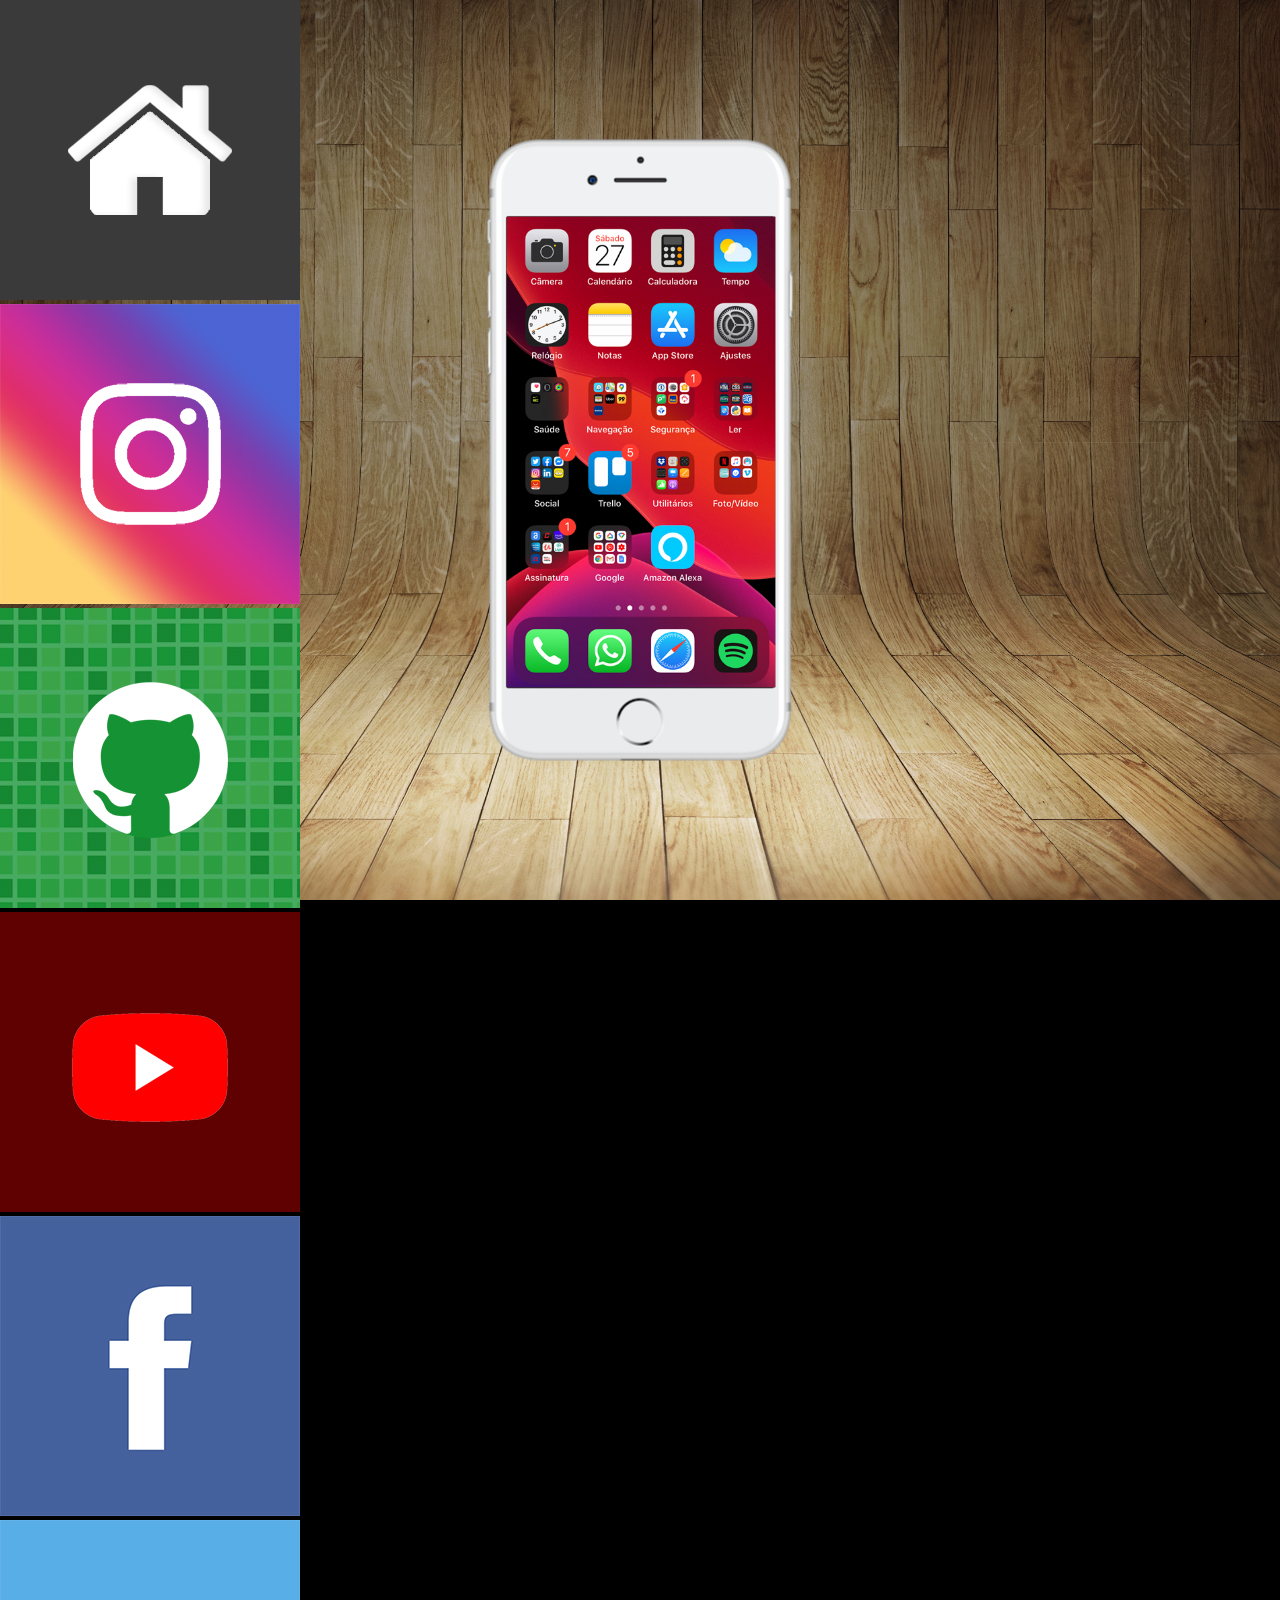
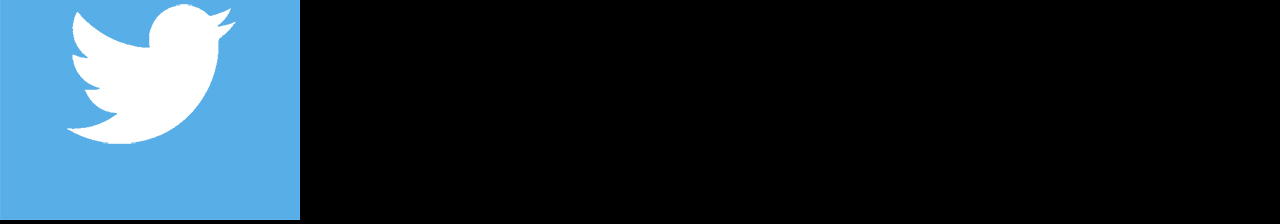
<file: index.html>
<!DOCTYPE html>
<html lang="pt-br">
<head>
    <meta charset="UTF-8">
    <meta name="viewport" content="width=device-width, initial-scale=1.0">
    <title>Document</title>
    <link rel="shortcut icon" href="favicon.ico" type="image/x-icon">
    <link rel="stylesheet" href="estilos/style.css">
</head>
<body>
    <main>
        <section id="telefone">
              <iframe src="home.html" name="tela" id="tela" frameborder="0"></iframe>
        </section>
        <section id="redes-sociais">
               <a href="home.html" target="tela"><img src="imagens/logo-home.jpg" alt="Home"></a><br>
               <a href="instagram.html" target="tela"><img src="imagens/logo-instagram.jpg" alt="Instagram"></a><br>
               <a href="github.html" target="tela"><img src="imagens/logo-github.jpg" alt="GitHub"></a><br>
               <a href="youtube.html" target="tela"><img src="imagens/logo-youtube.jpg" alt="Youtube"></a><br>
               <a href="facebook.html" target="tela"><img src="imagens/logo-facebook.jpg" alt="Facebook"></a><br>
               <a href="twitter.html" target="tela"><img src="imagens/logo-twitter.jpg" alt="Twitter"></a><br>
              
    </main>
</body>
</html>
</file>
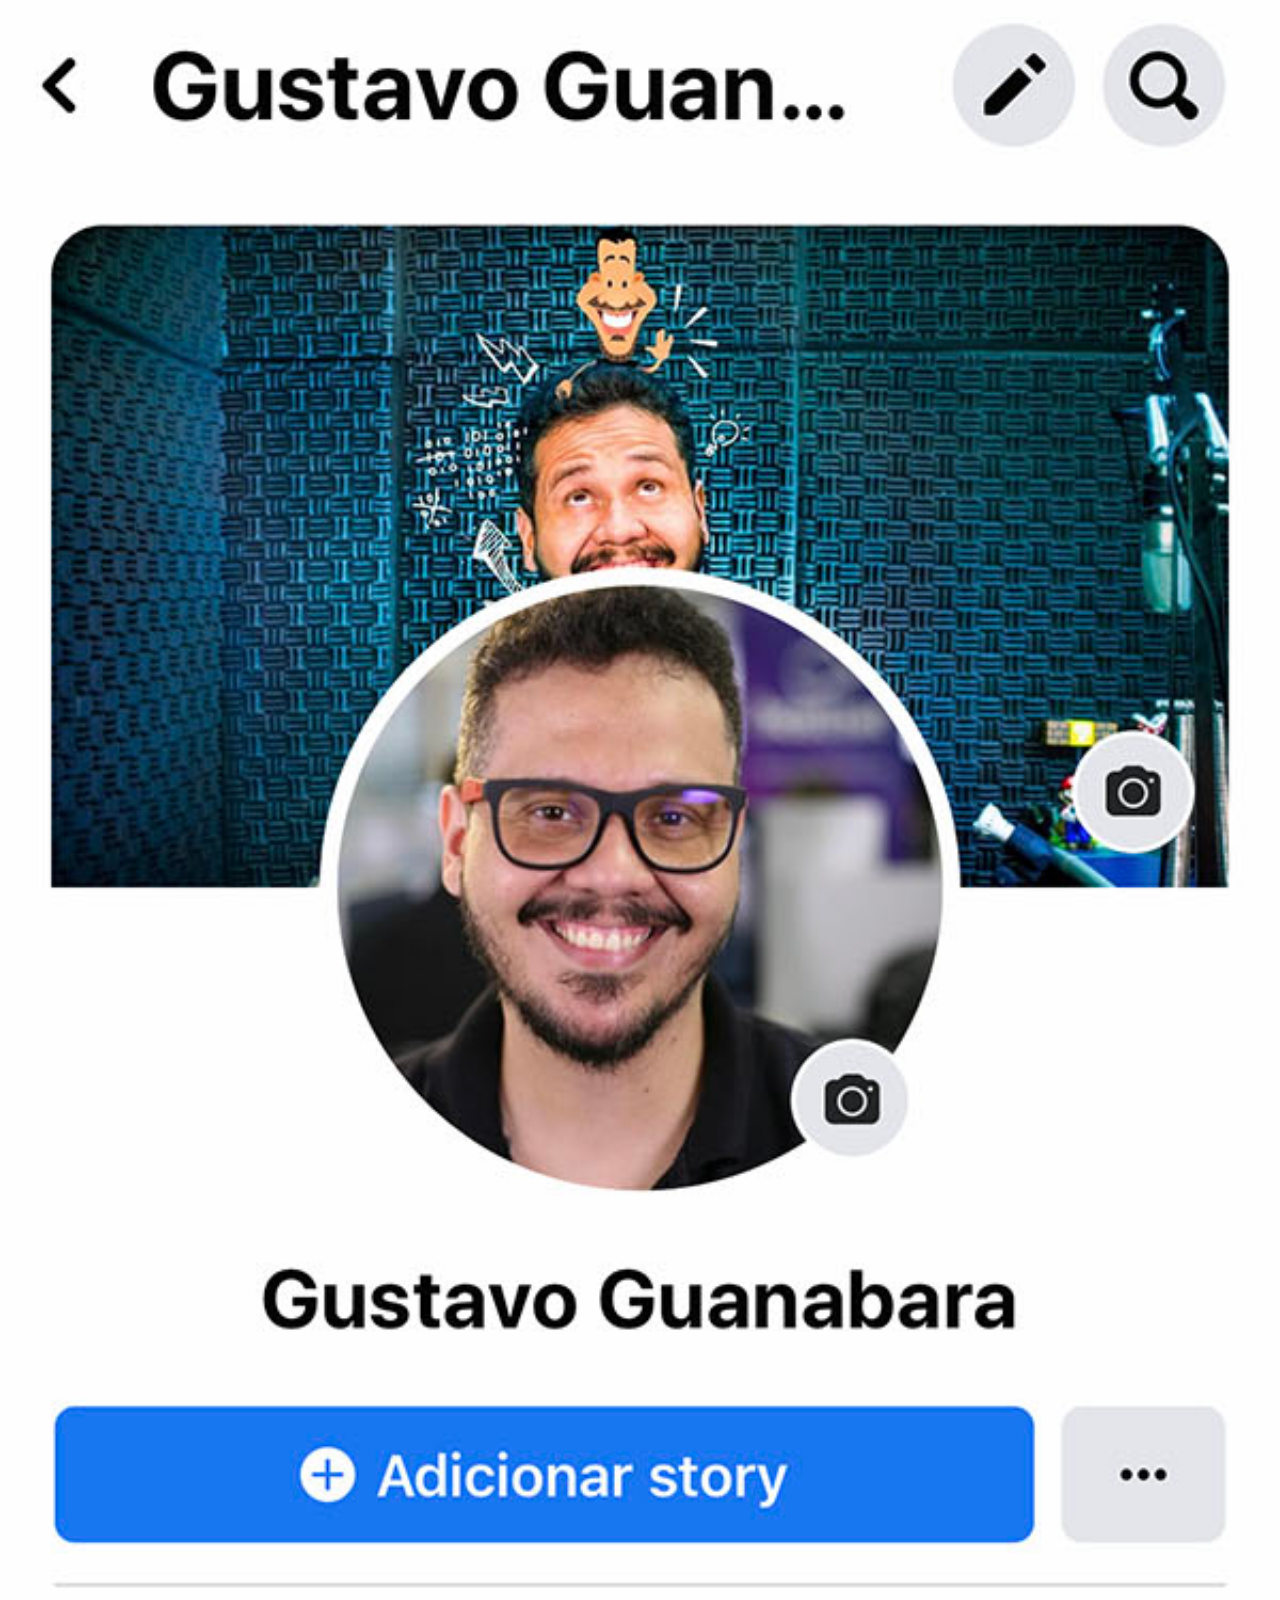
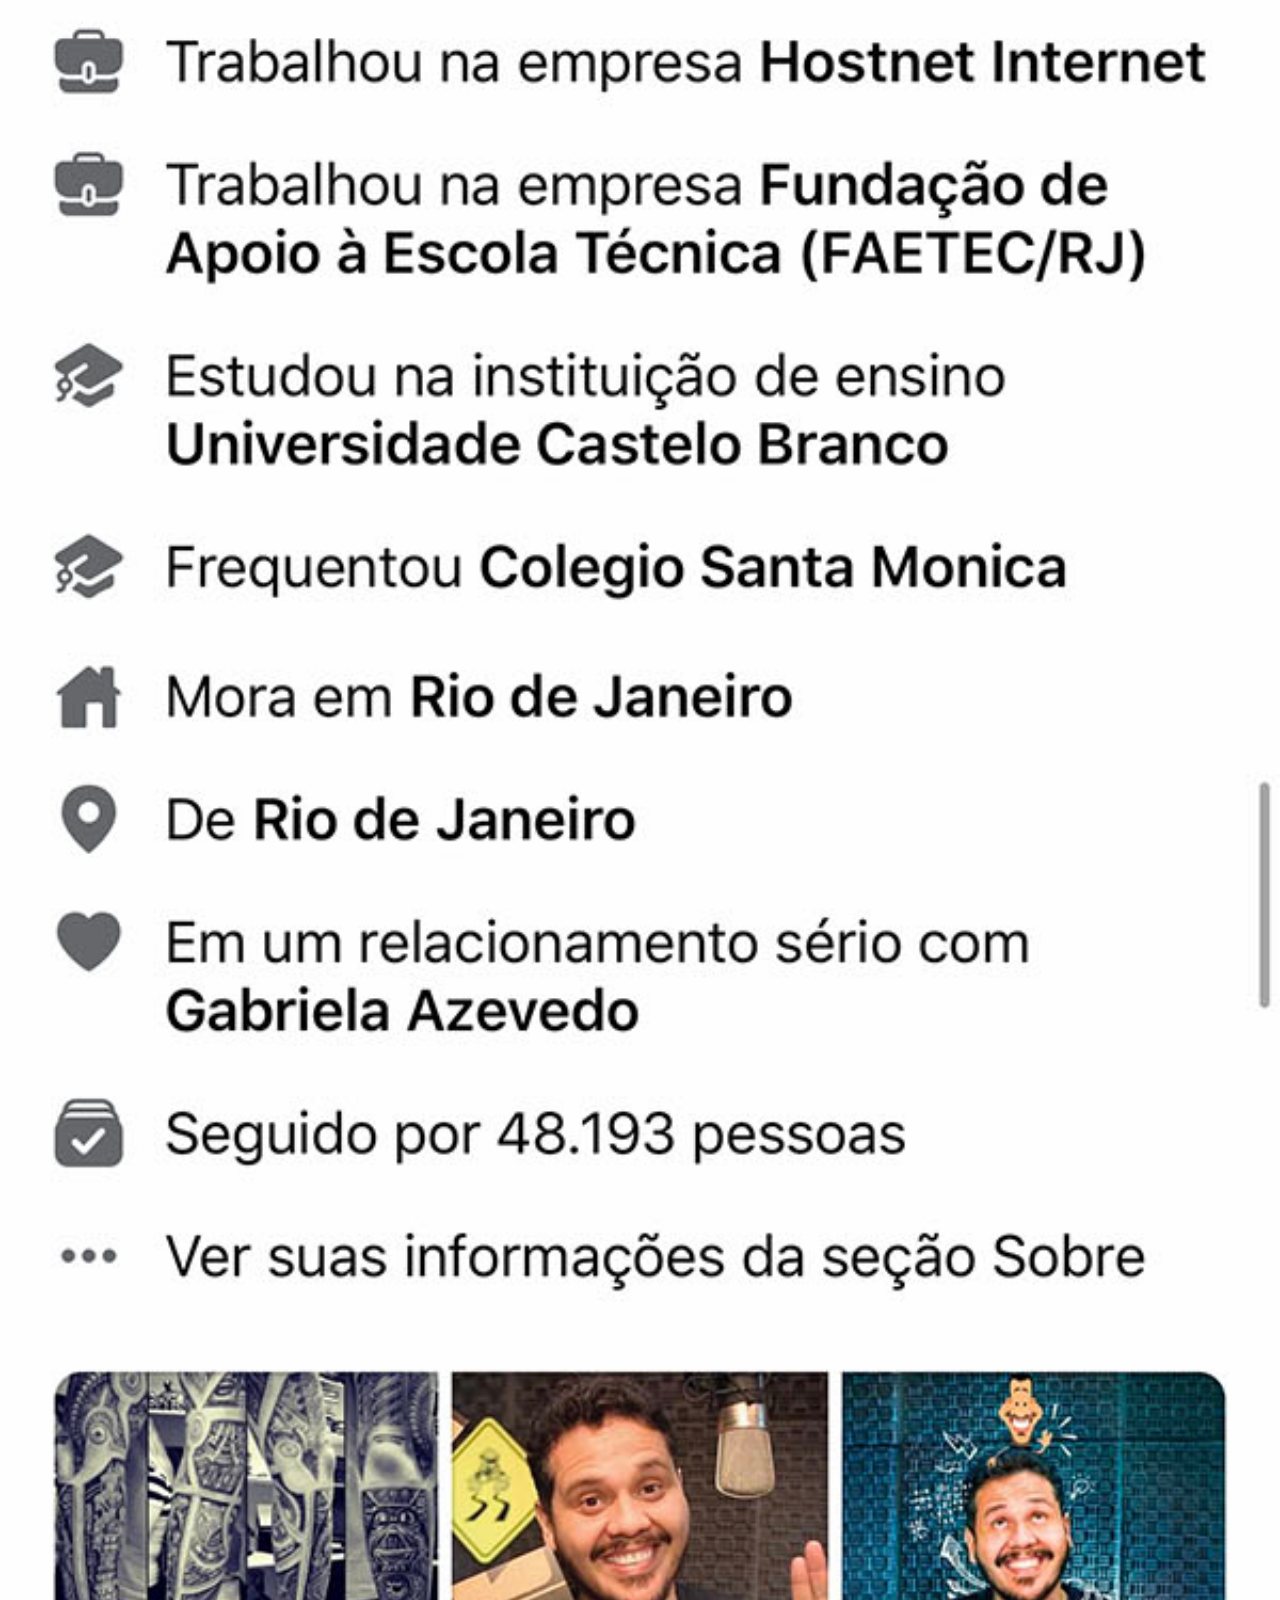
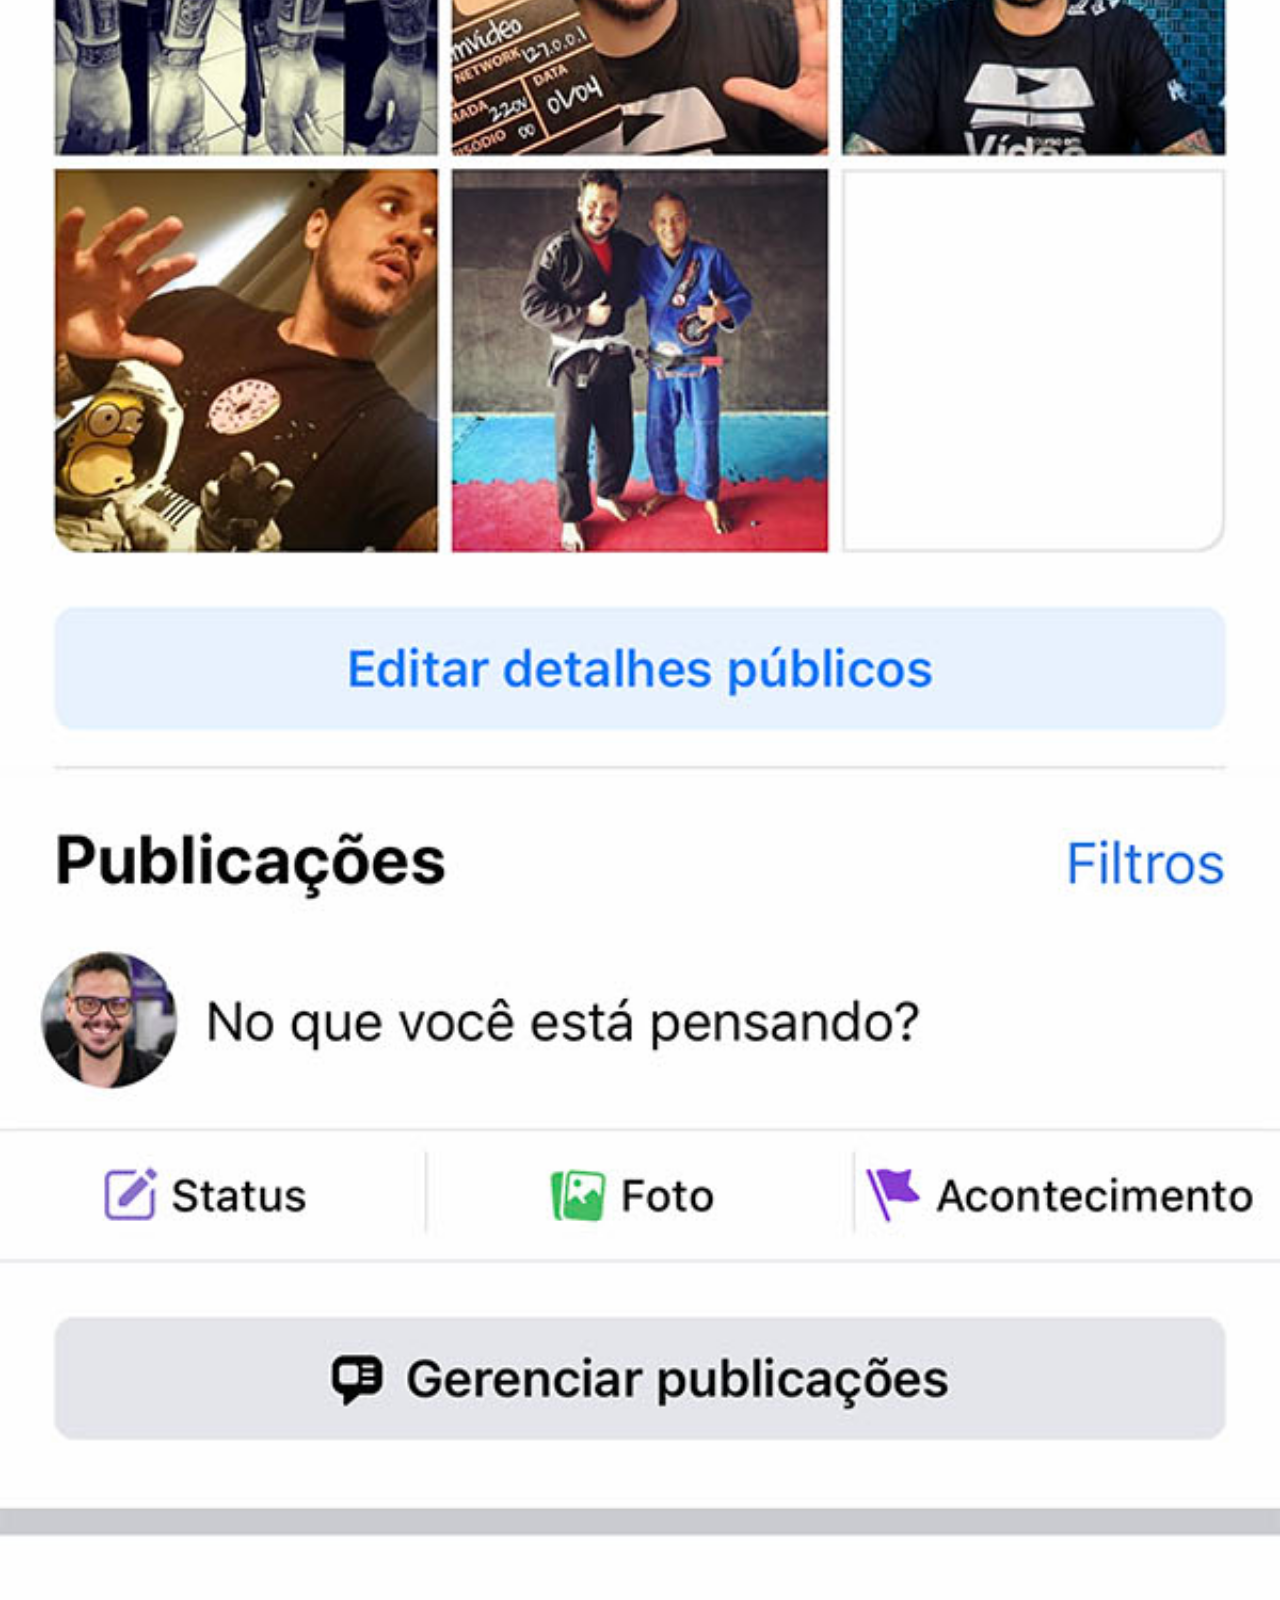
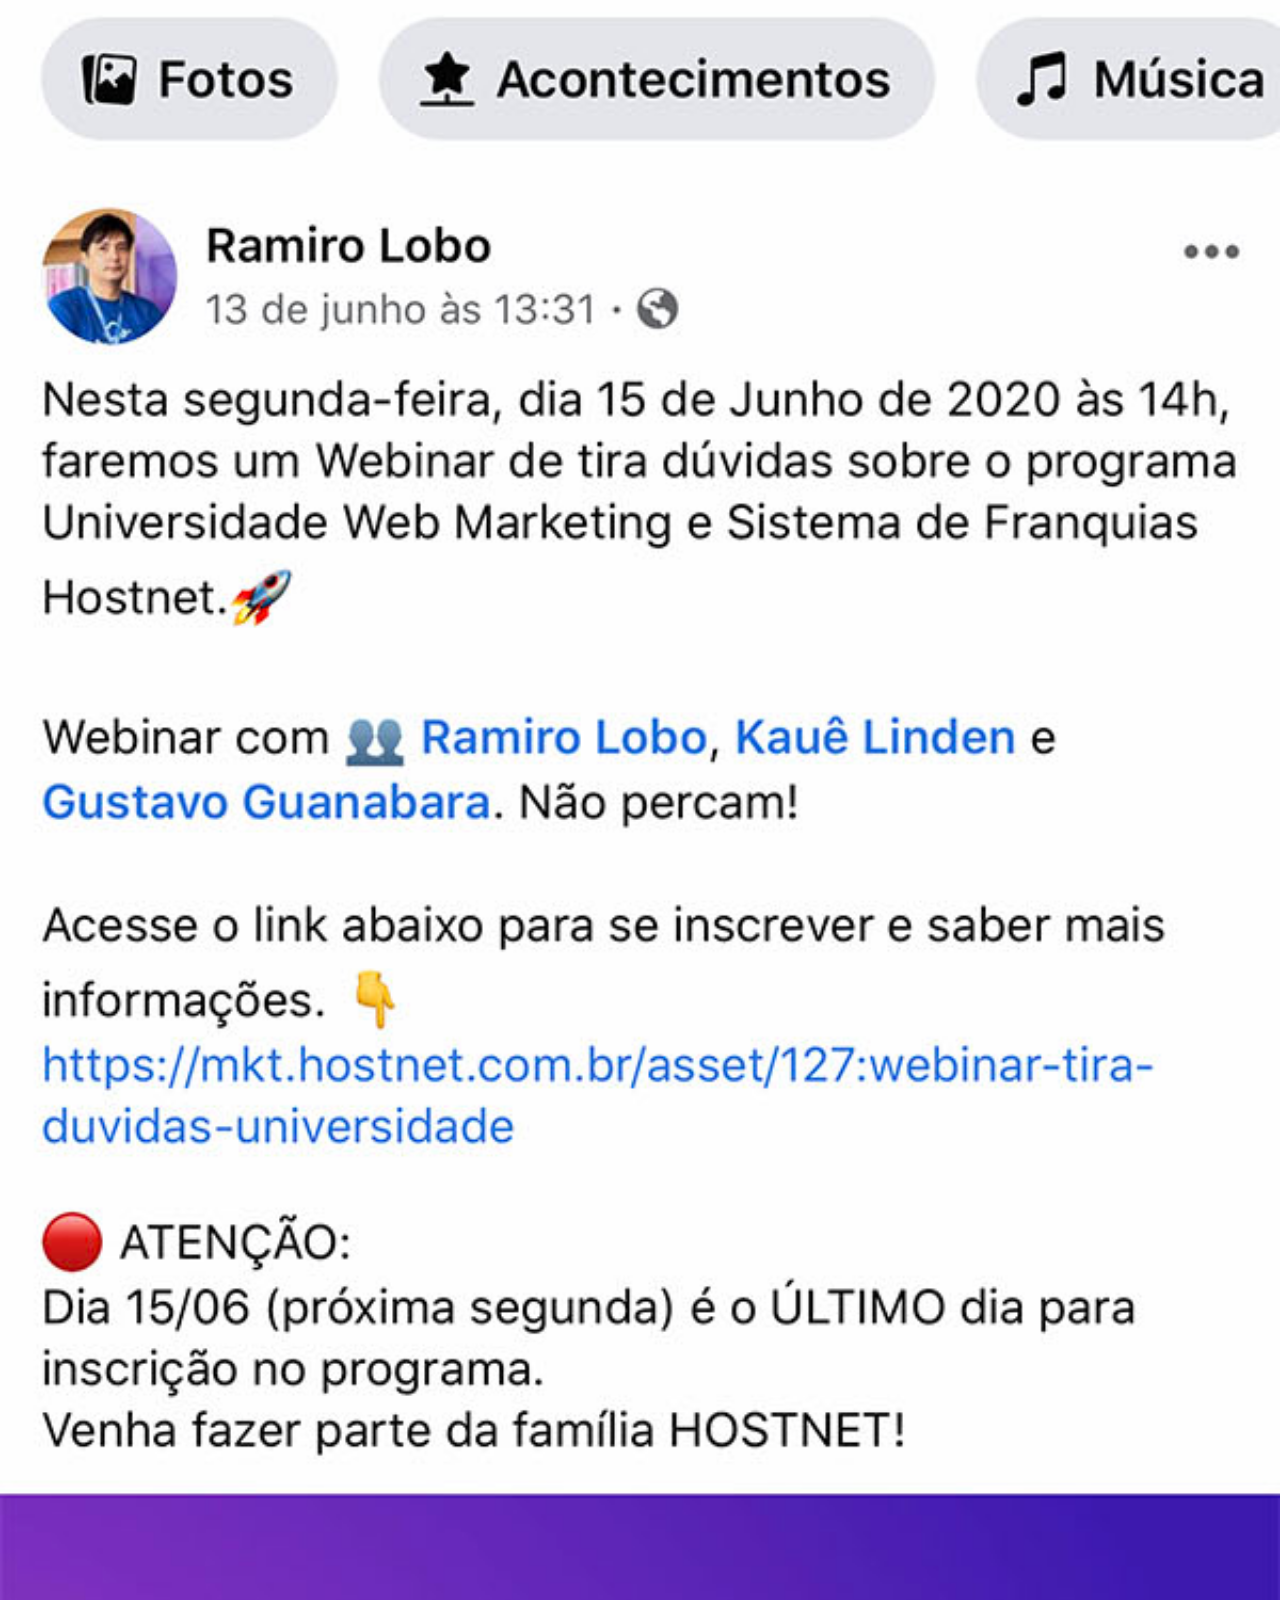
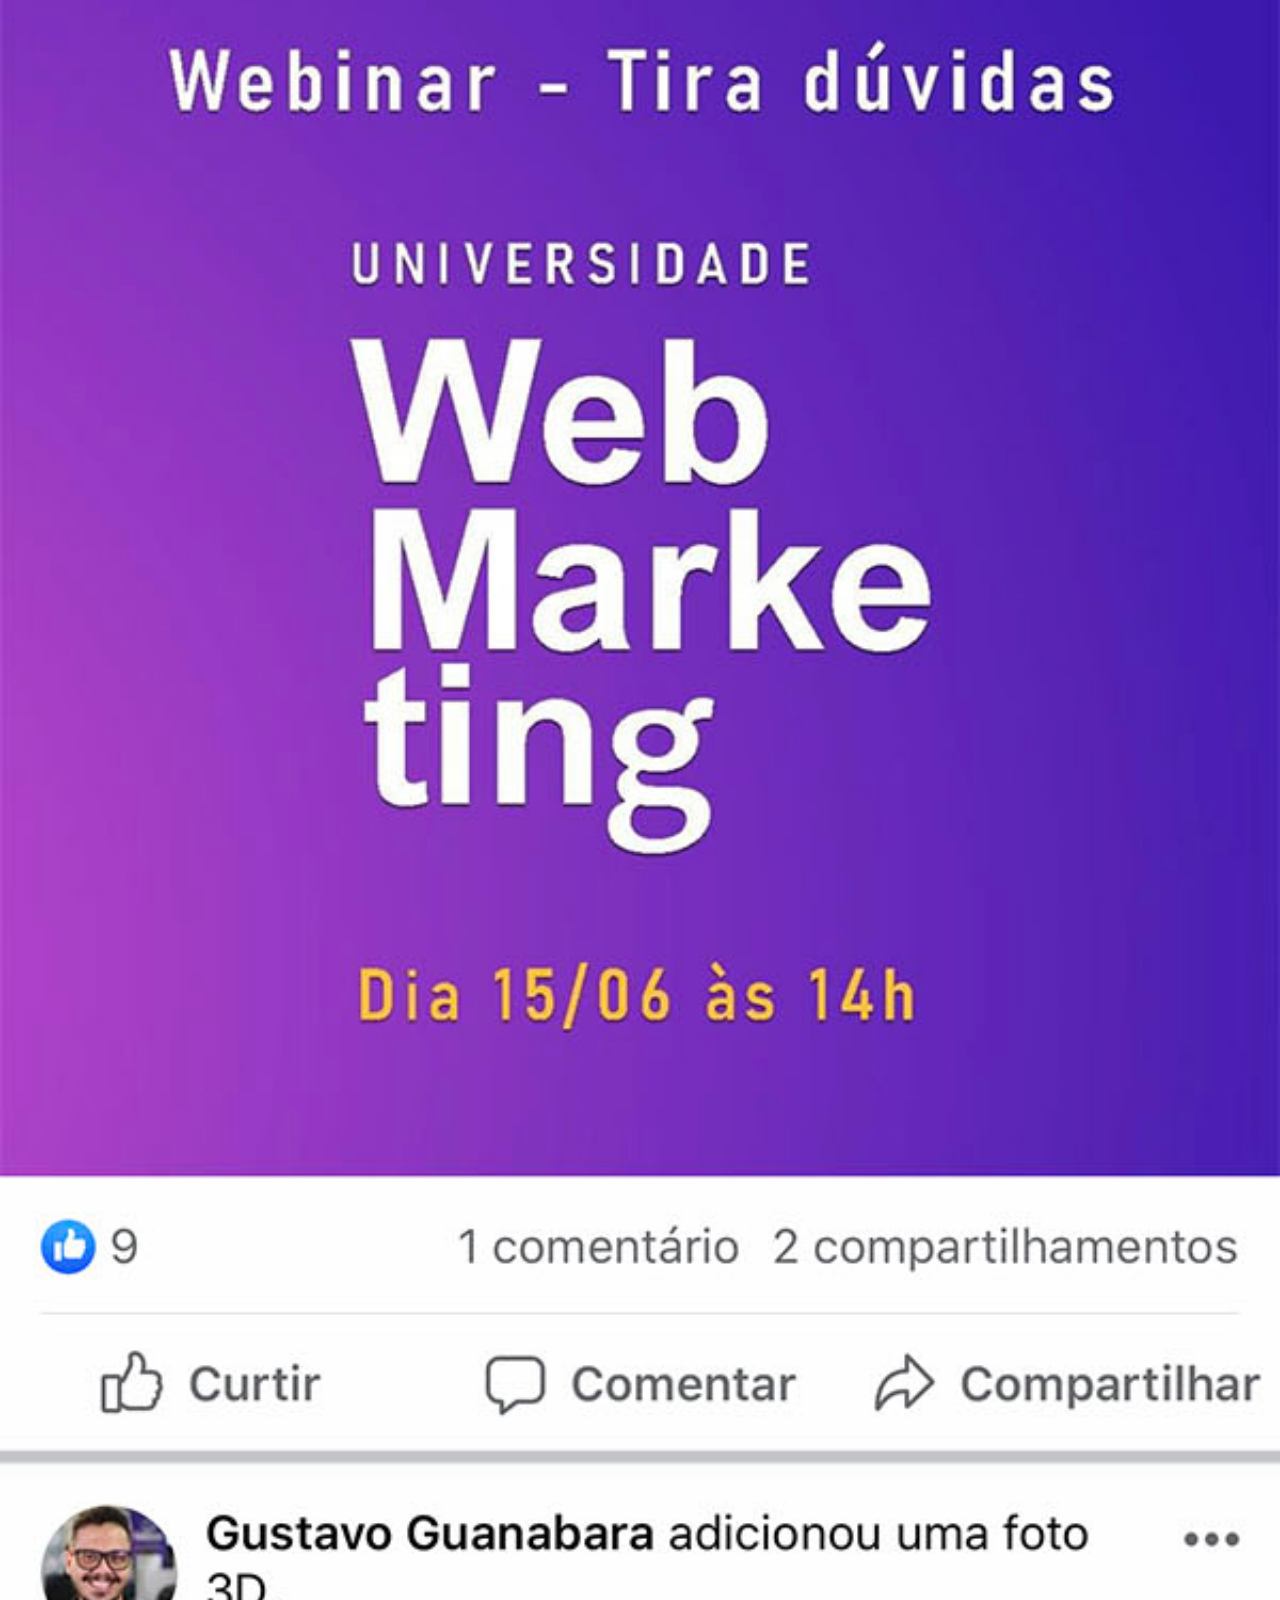
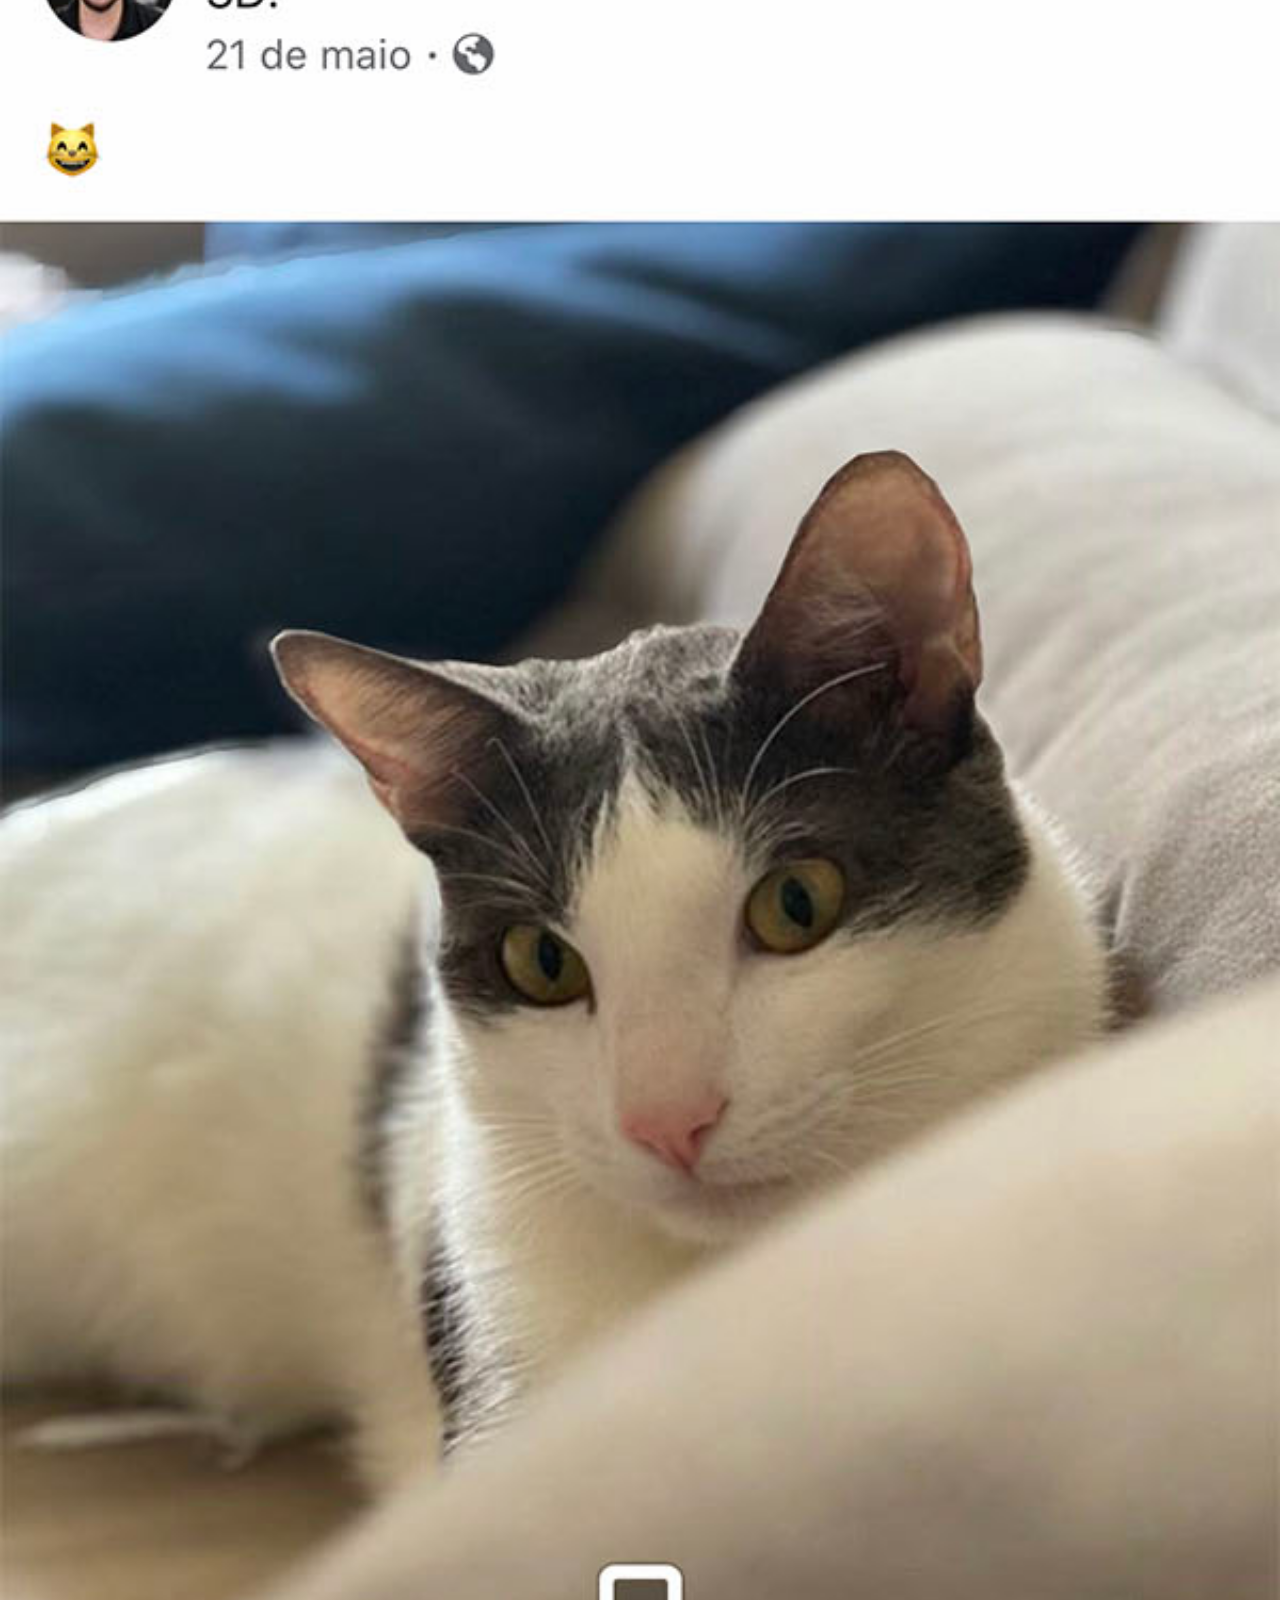
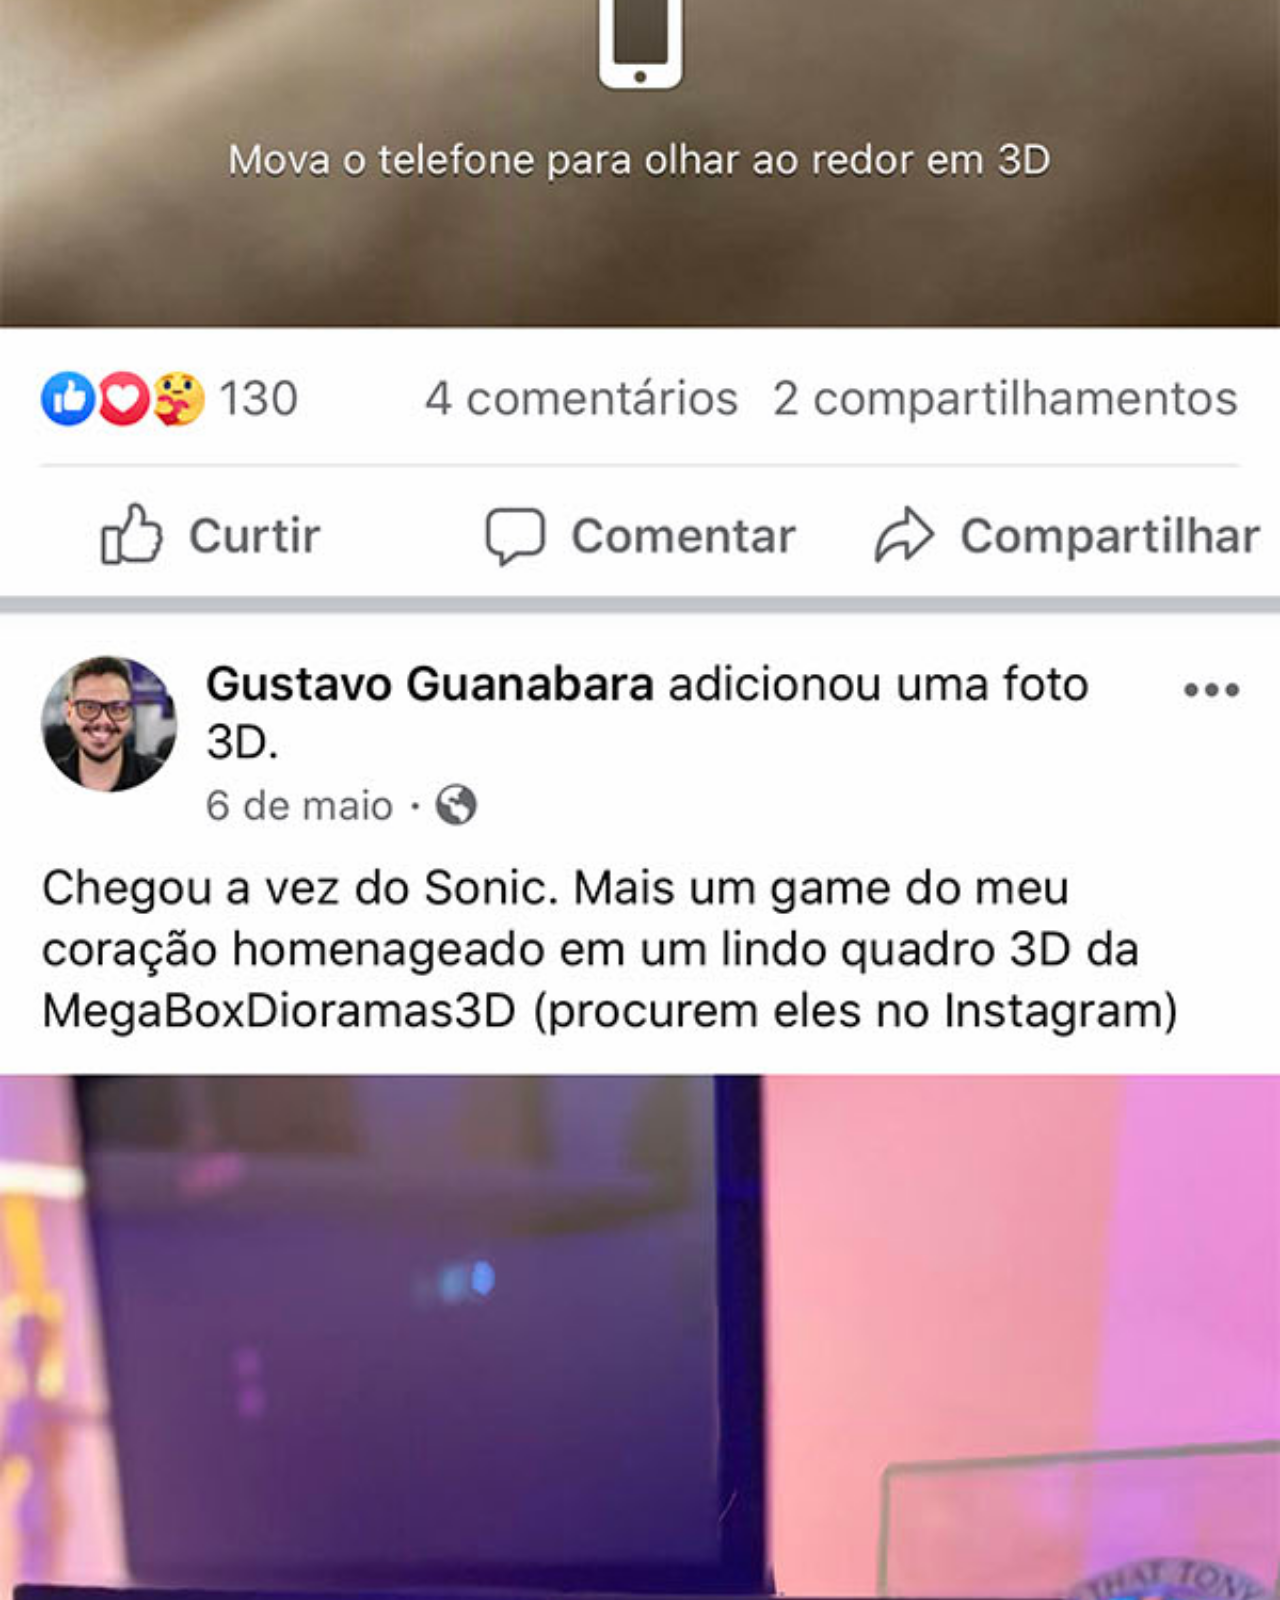
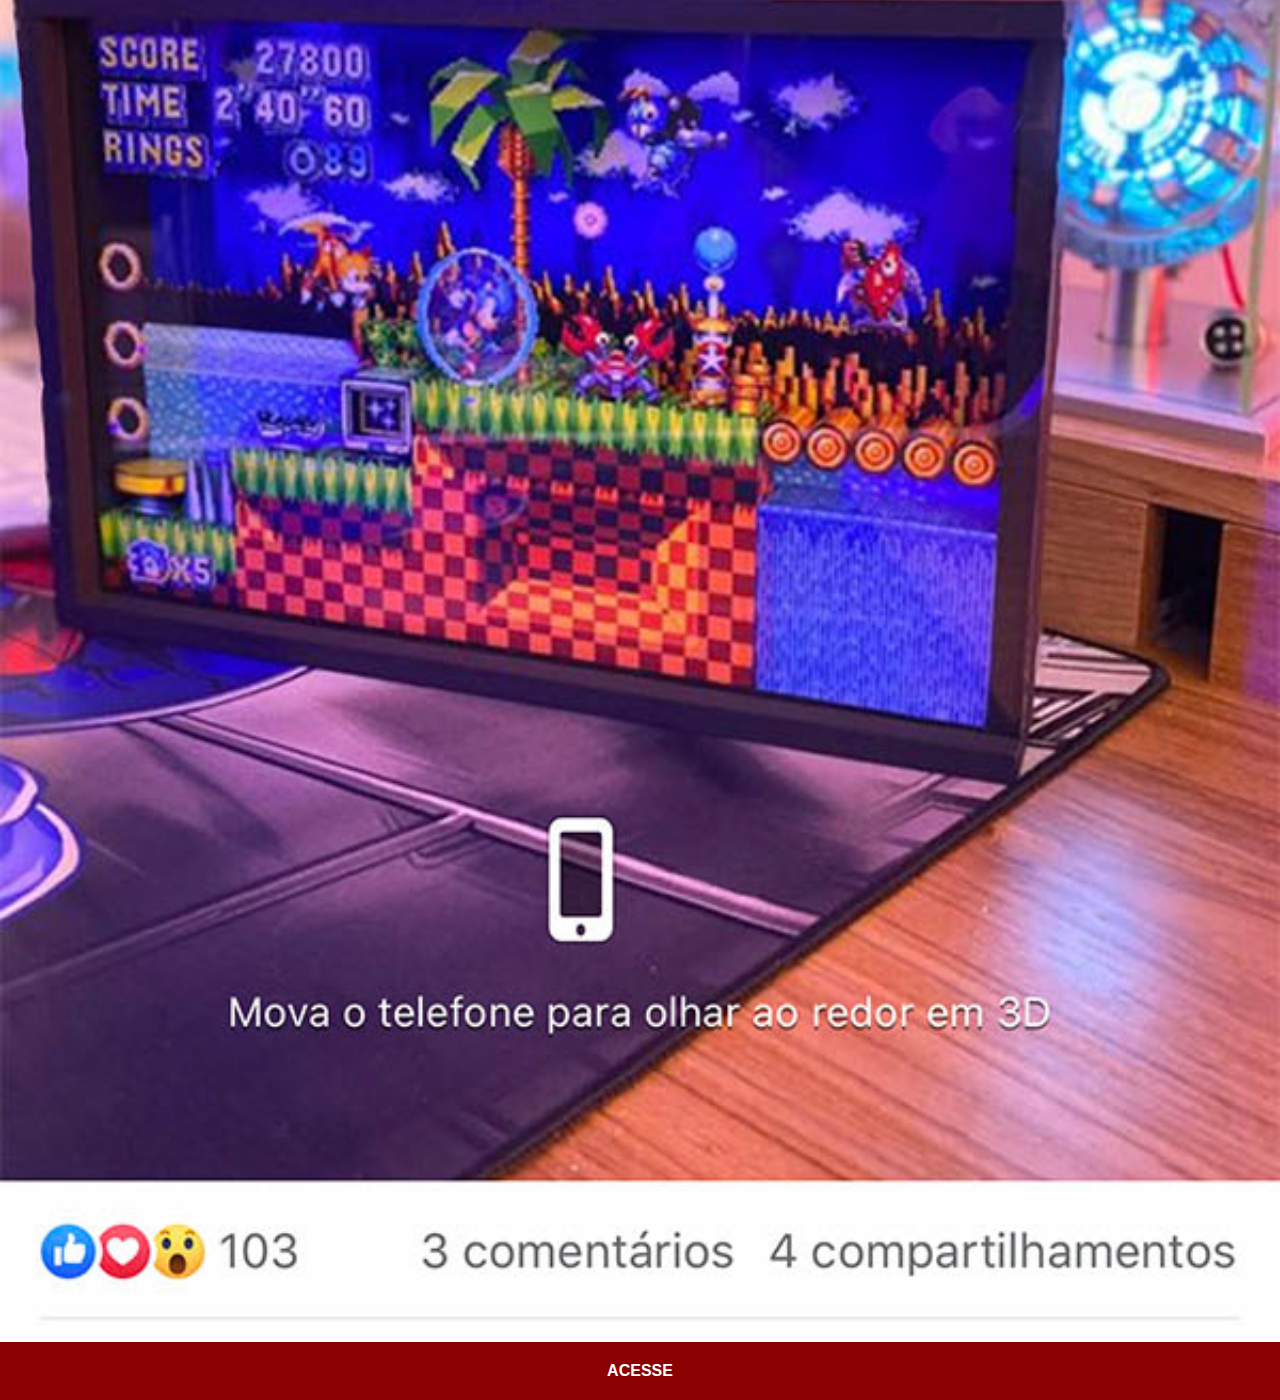
<file: facebook.html>
<!DOCTYPE html>
<html lang="pt-br">
<head>
    <meta charset="UTF-8">
    <meta name="viewport" content="width=device-width, initial-scale=1.0">
    <title>Facebook</title>
    <link rel="stylesheet" href="estilos/social.css">
</head>
<body>
    <img src="imagens/tela-facebook.jpg" alt="Facebook">
    <a href="https://web.facebook.com/gustavoguanabara/?locale=pt_BR&_rdc=1&_rdr#" target="_blank">ACESSE</a>
</body>
</html>
</file>
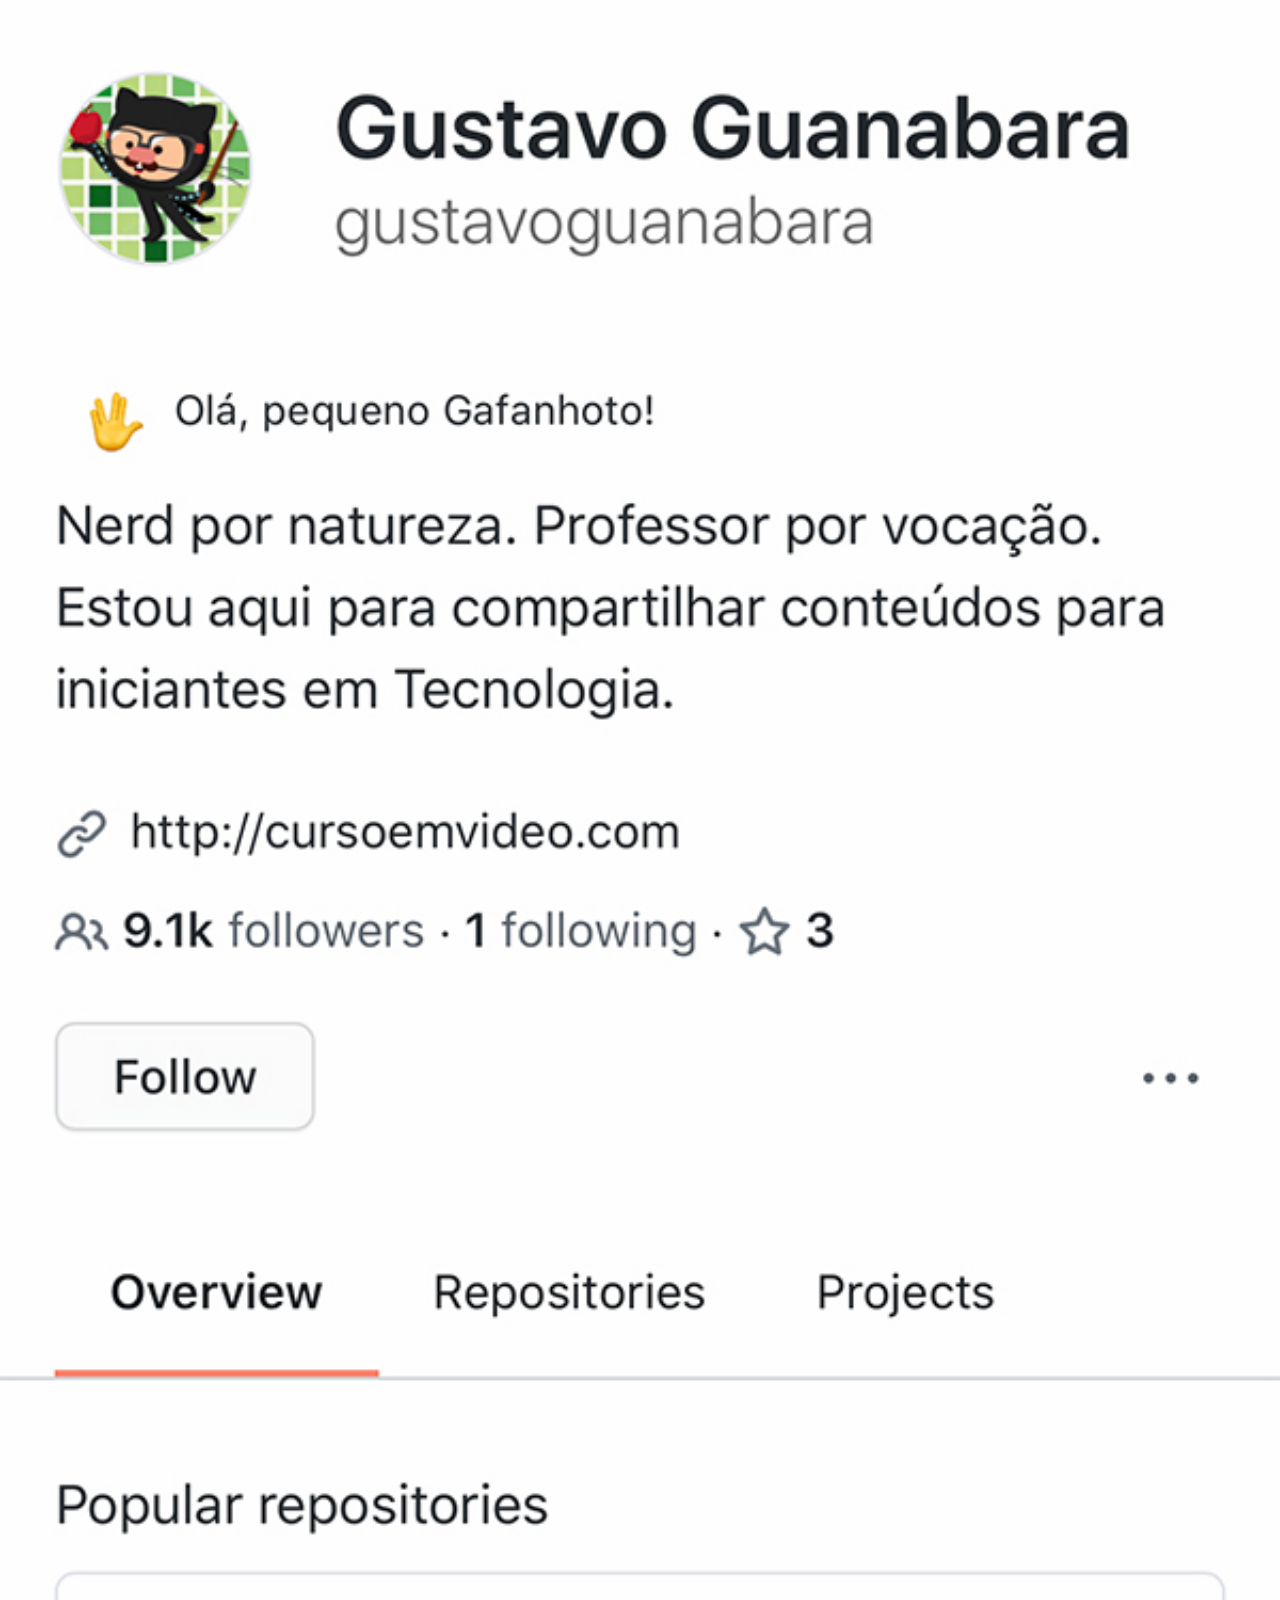
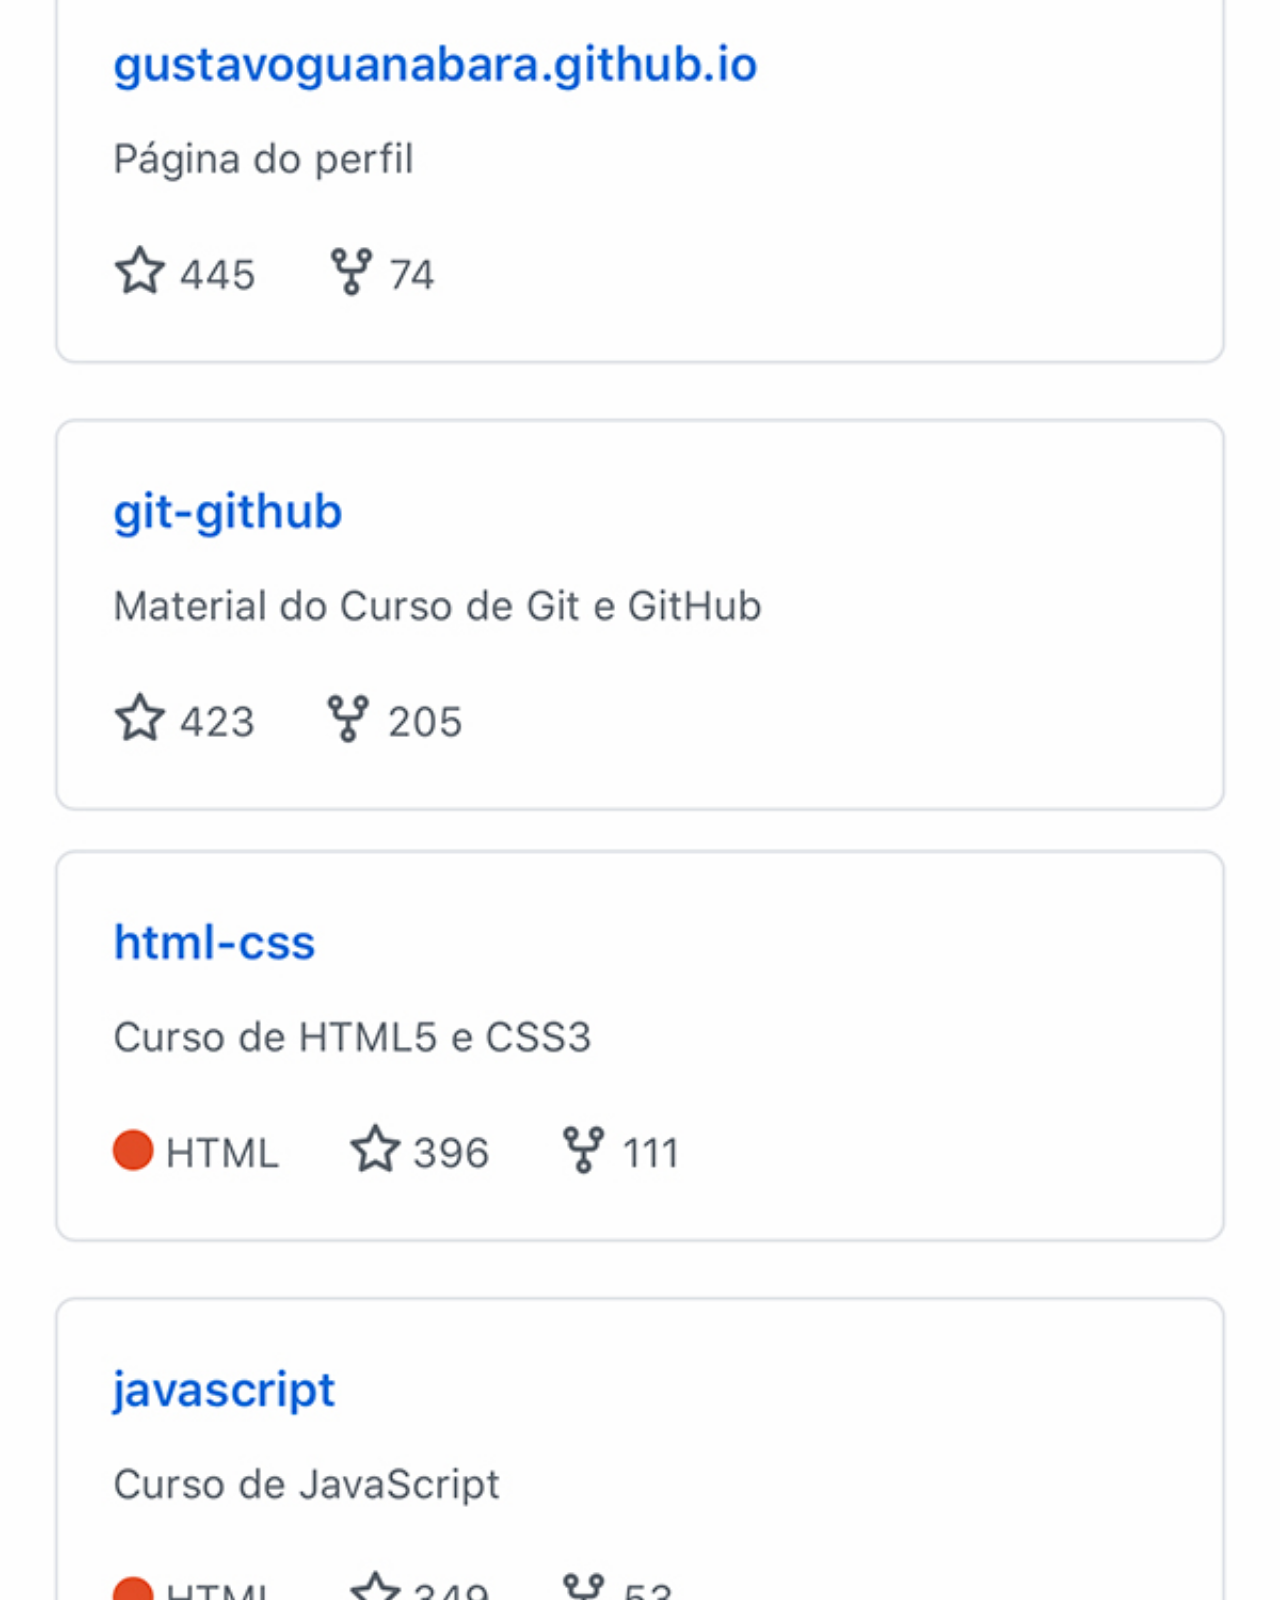
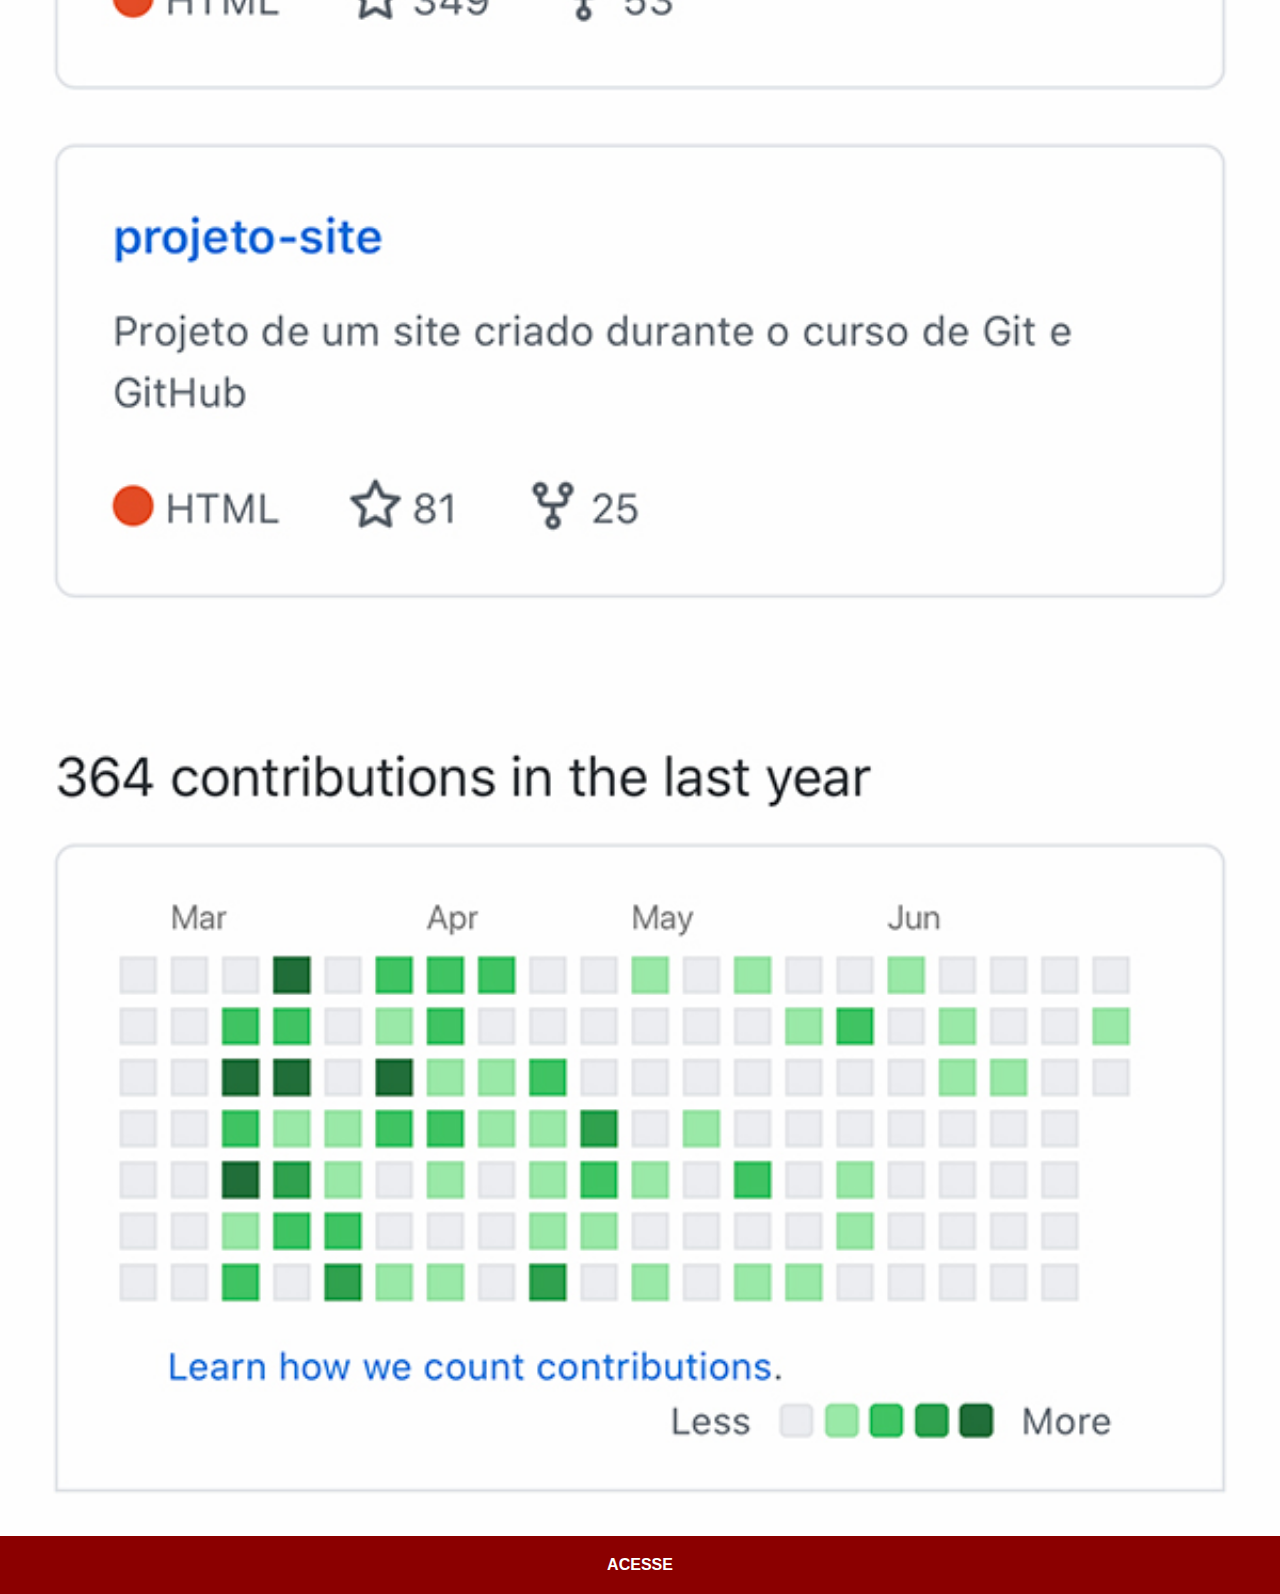
<file: github.html>
<!DOCTYPE html>
<html lang="pt-br">
<head>
    <meta charset="UTF-8">
    <meta name="viewport" content="width=device-width, initial-scale=1.0">
    <title>GitHub</title>
    <link rel="stylesheet" href="estilos/social.css">
</head>
<body>
    <img src="imagens/tela-github.jpg" alt="GitHub">
    <a href="https://gustavoguanabara.github.io" target="_blank">ACESSE</a>
</body>
</html>
</file>
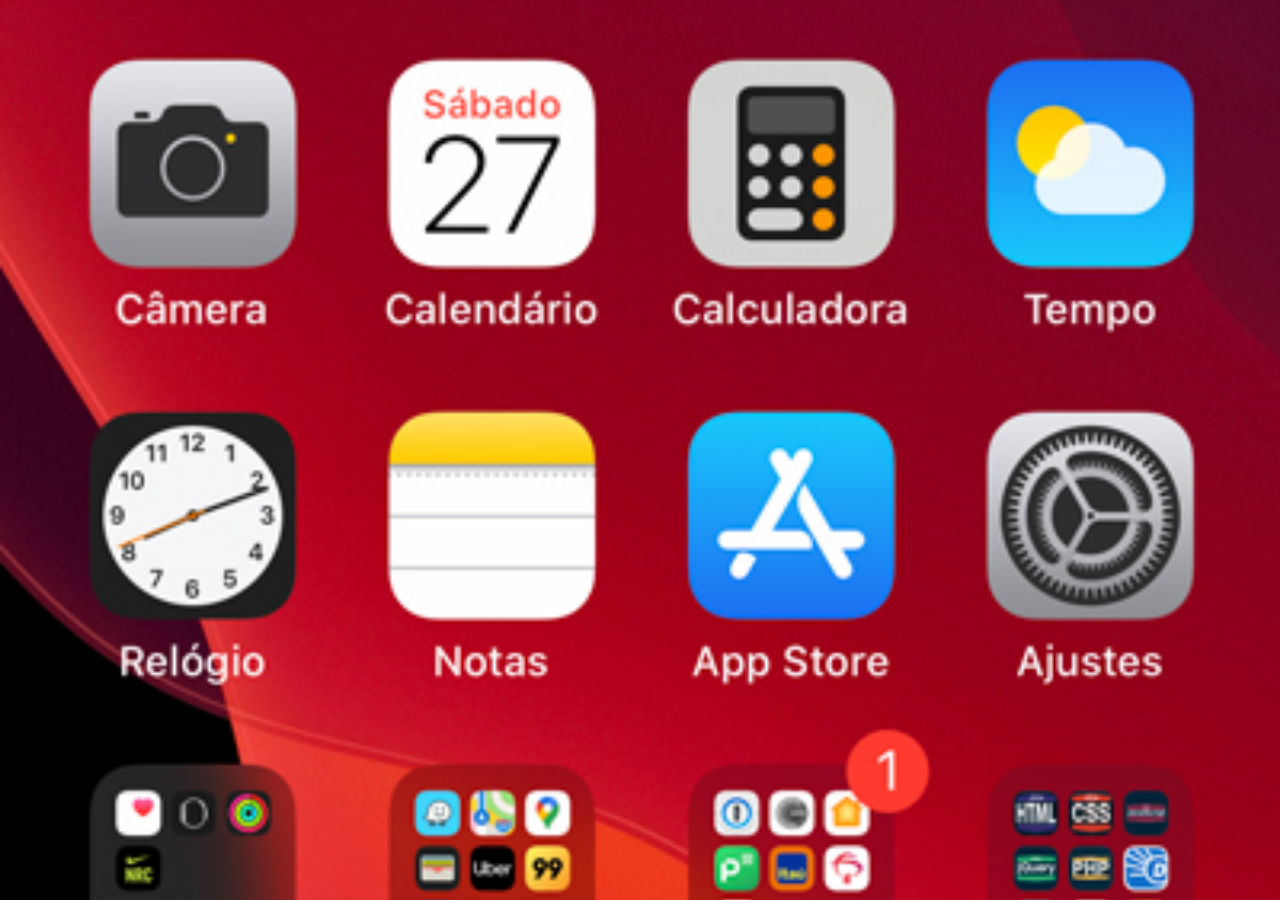
<file: home.html>
<!DOCTYPE html>
<html lang="pt-br">
<head>
    <meta charset="UTF-8">
    <meta name="viewport" content="width=device-width, initial-scale=1.0">
    <title>Home</title>
</head>
<style>
    *{
        margin: 0;
        padding: 0;

    }

    body{
        width: 100vw;
        height: 100vh;
        background: black url('imagens/tela-home.jpg') no-repeat top center;
        background-size: cover;
    }
</style>
<body>
    
</body>
</html>
</file>
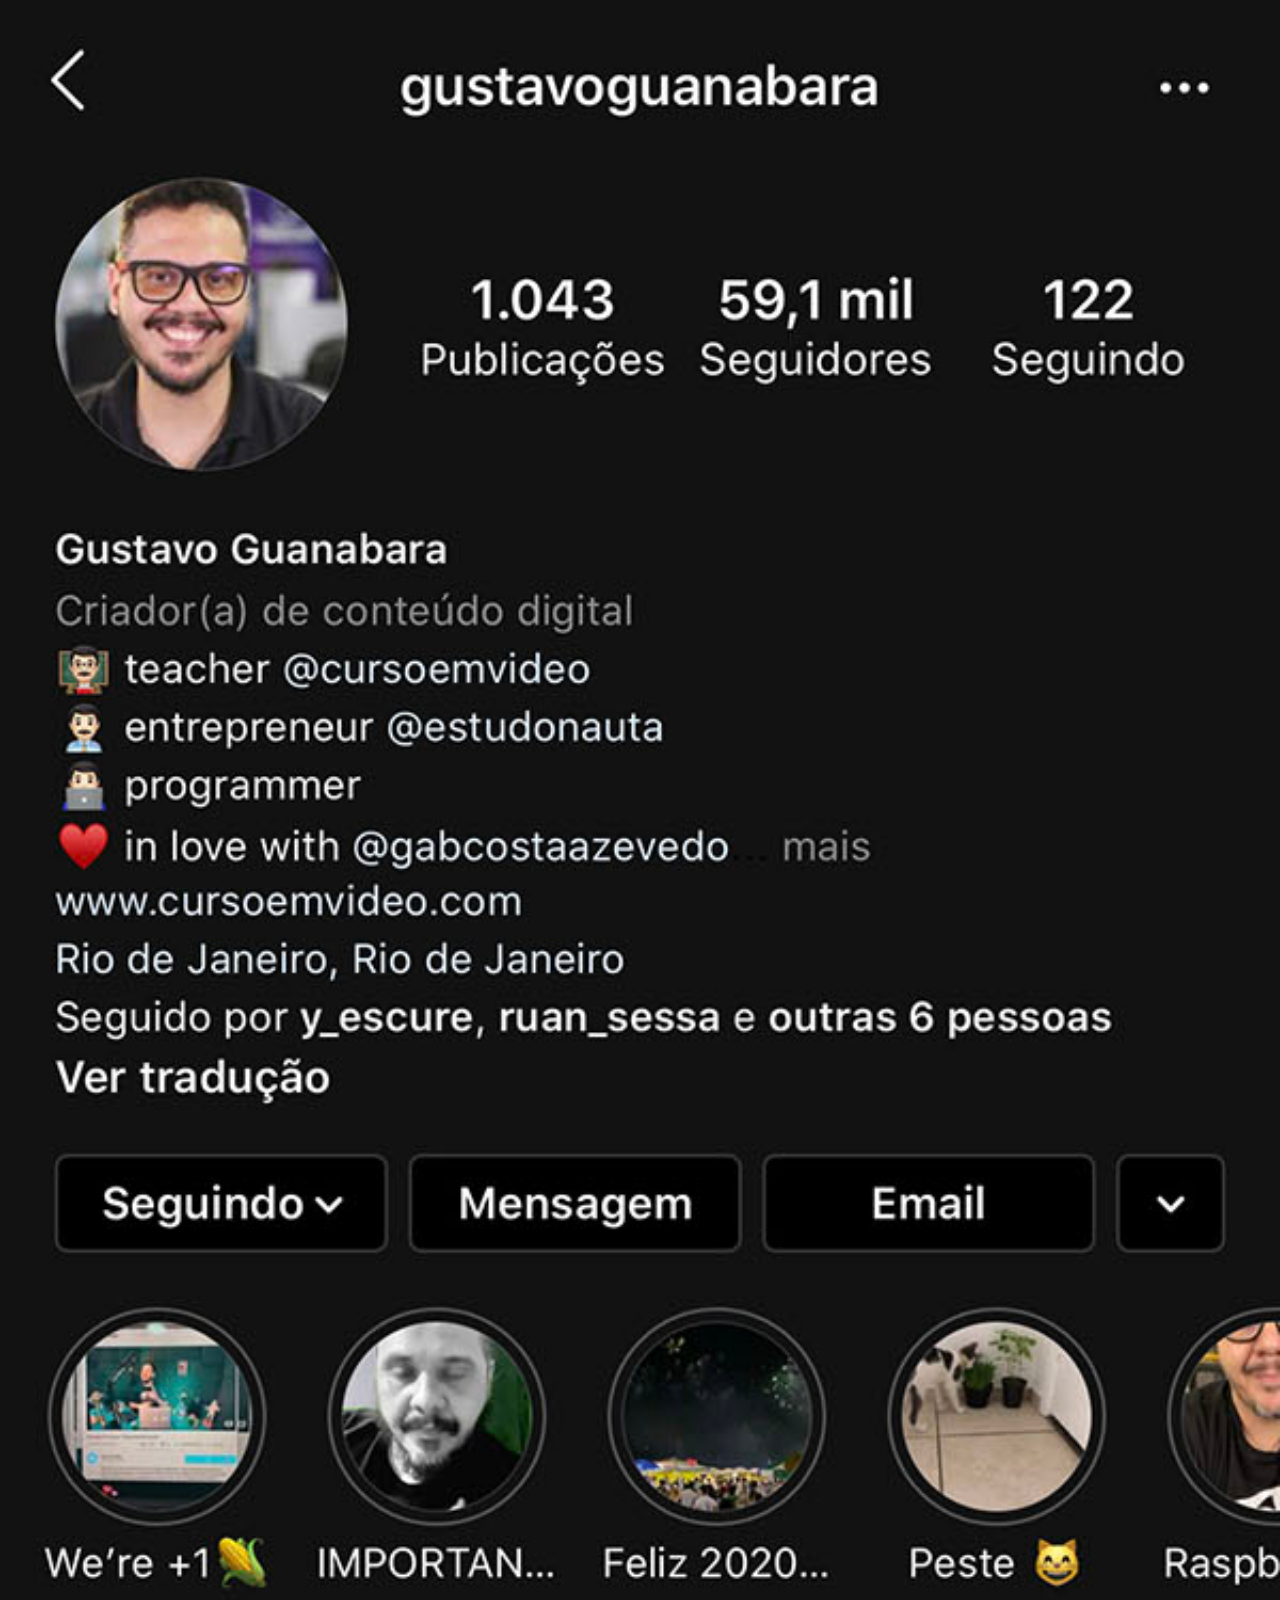
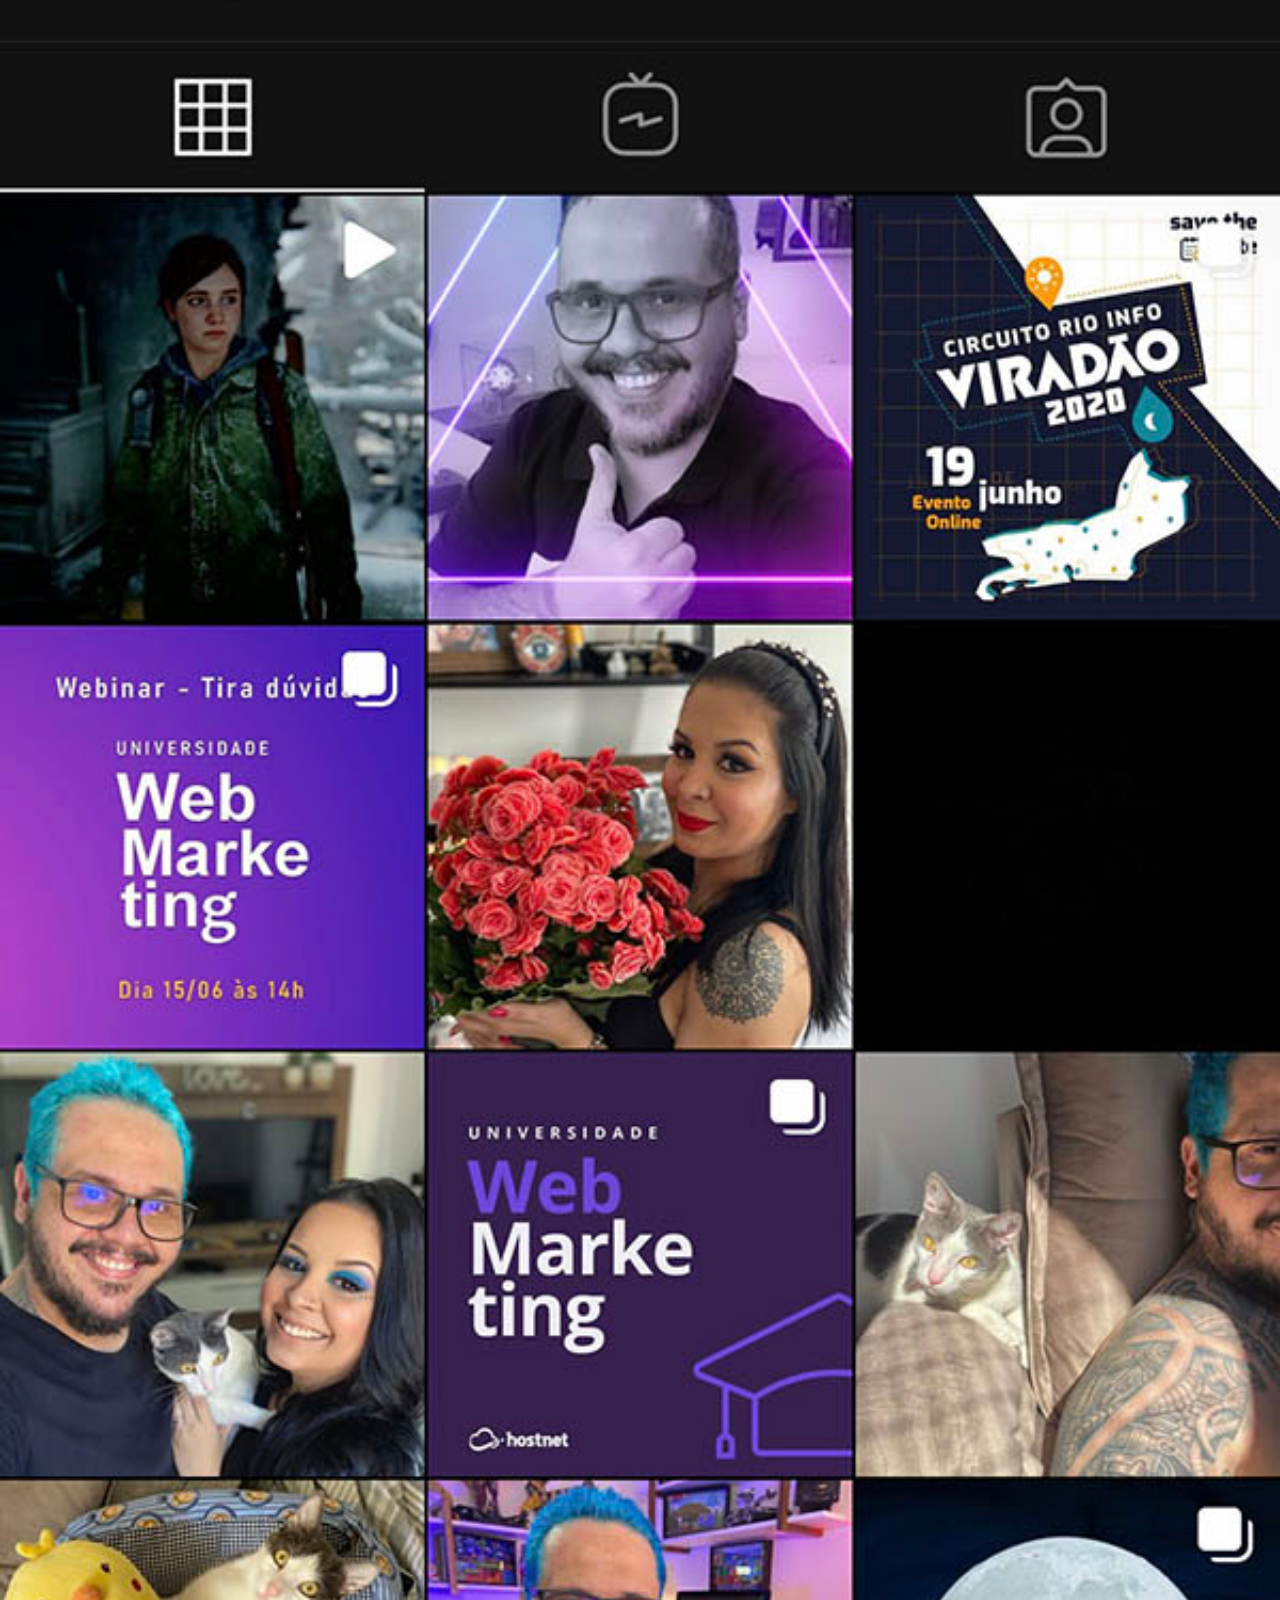
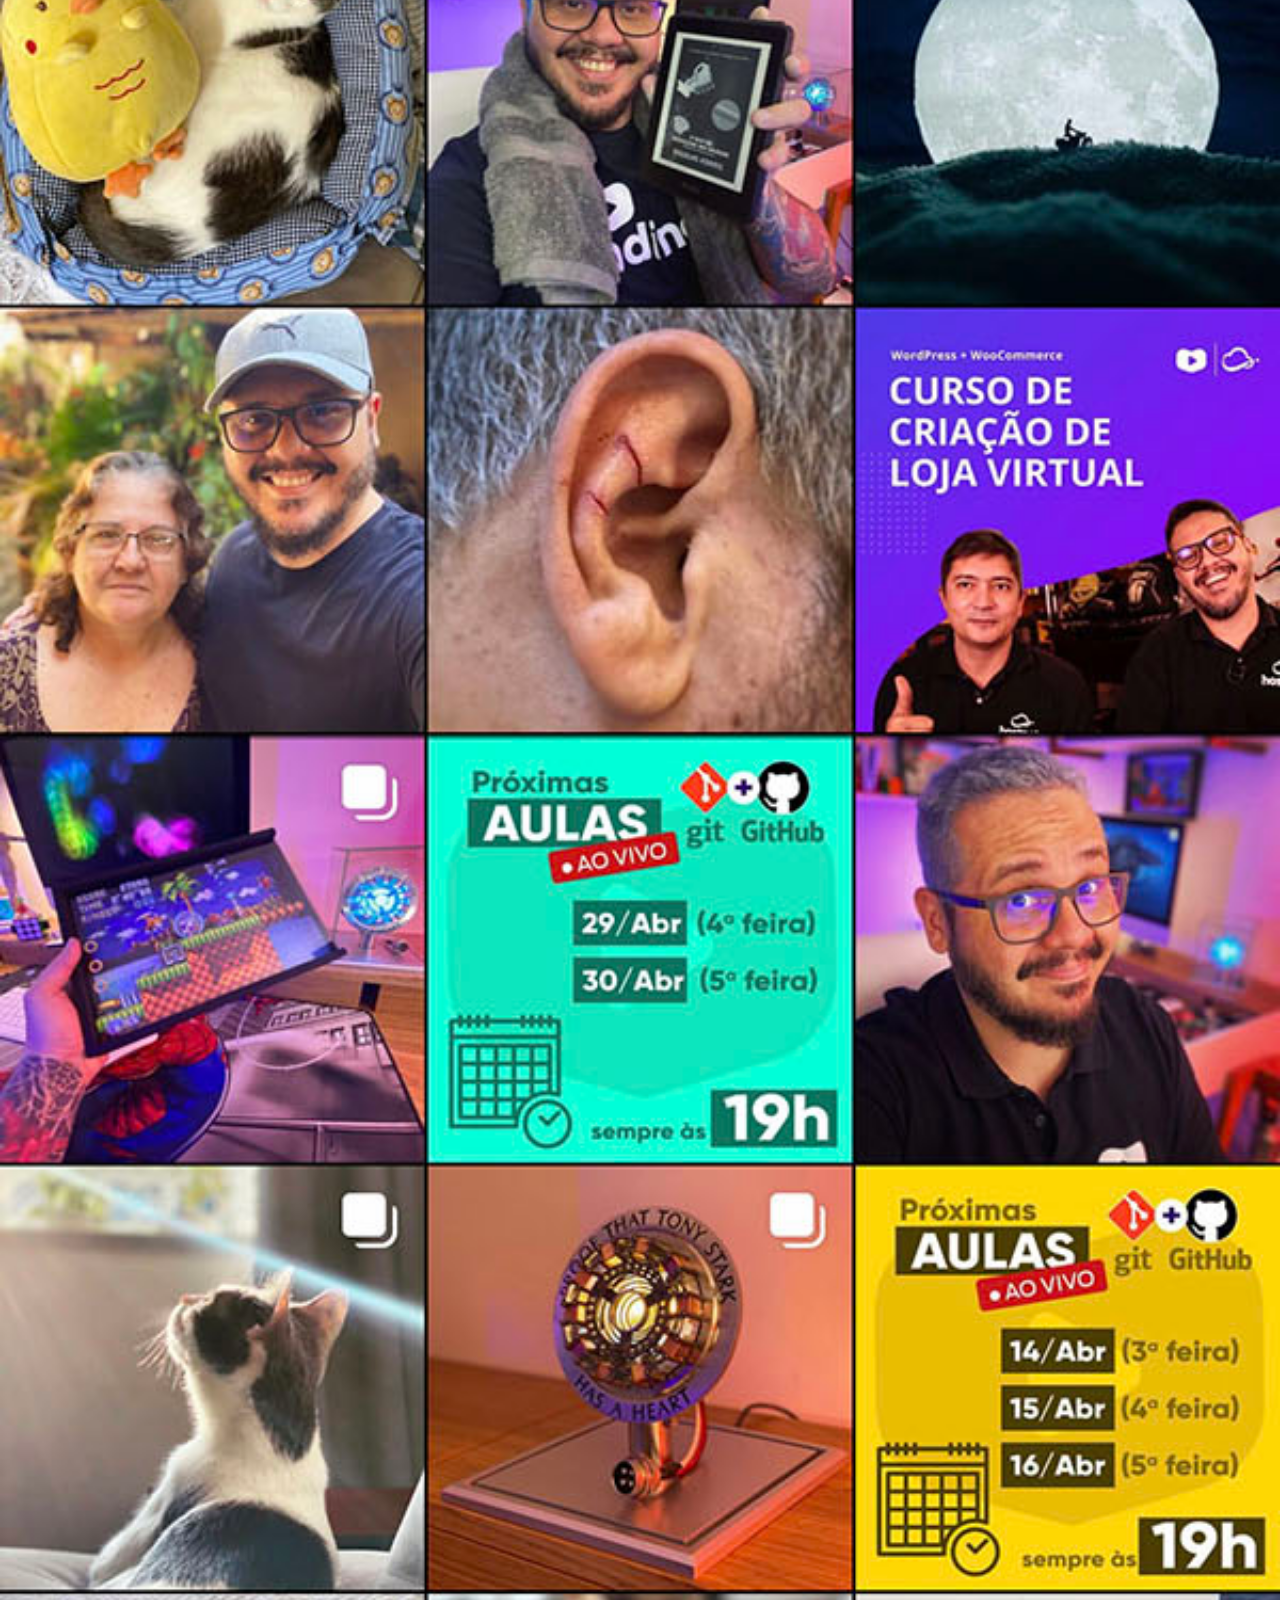
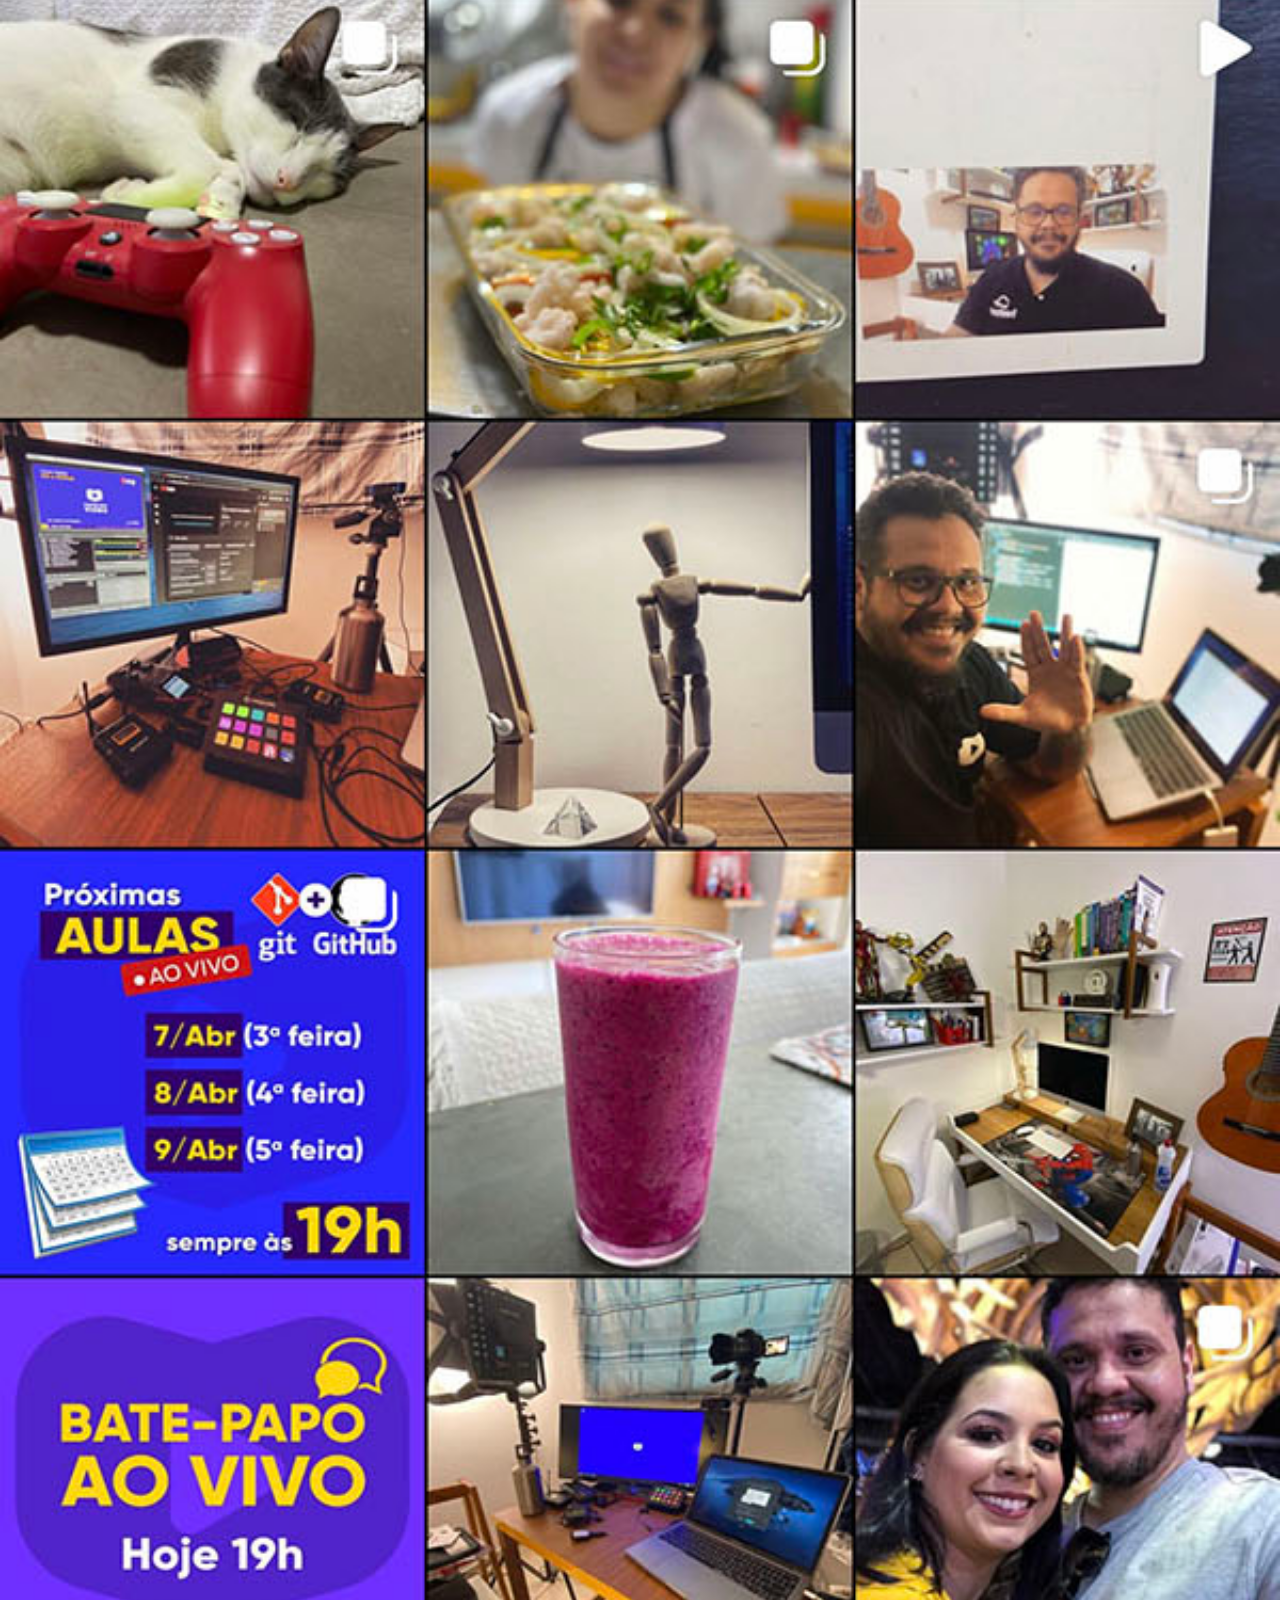
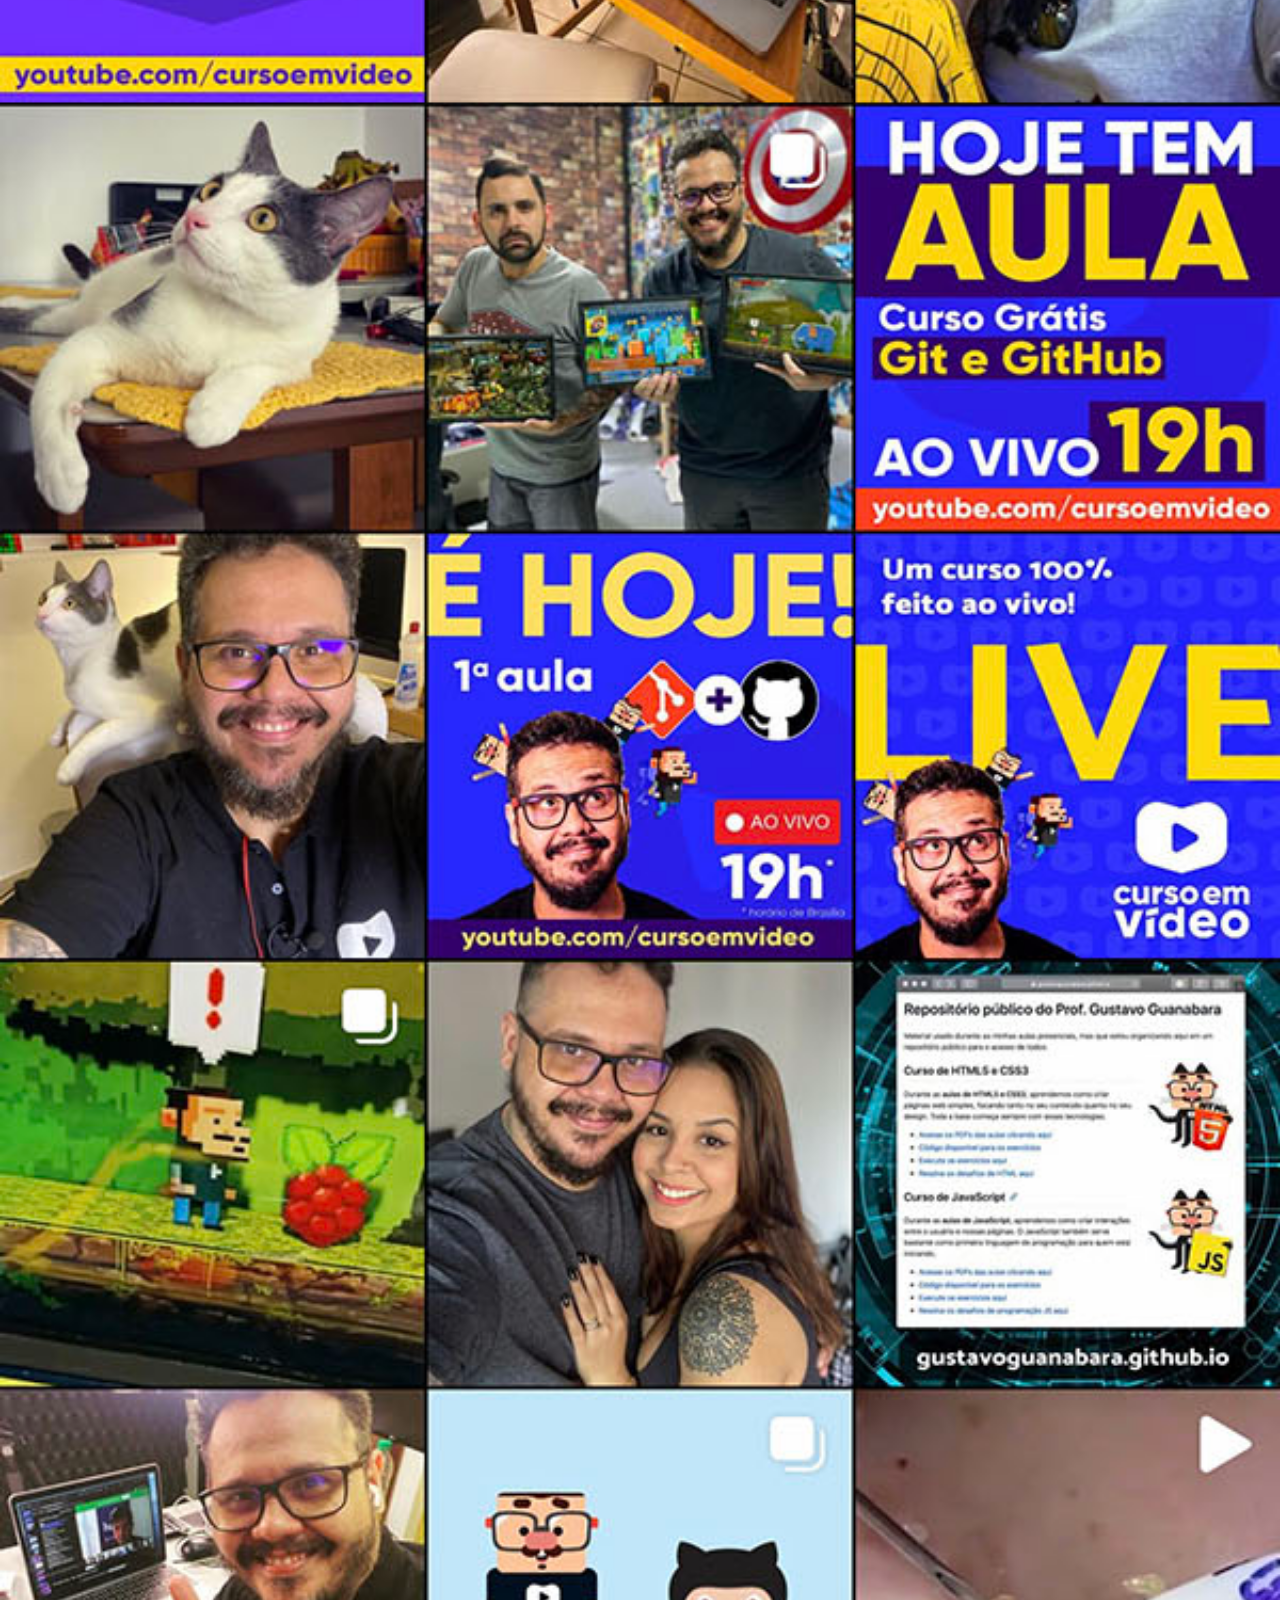
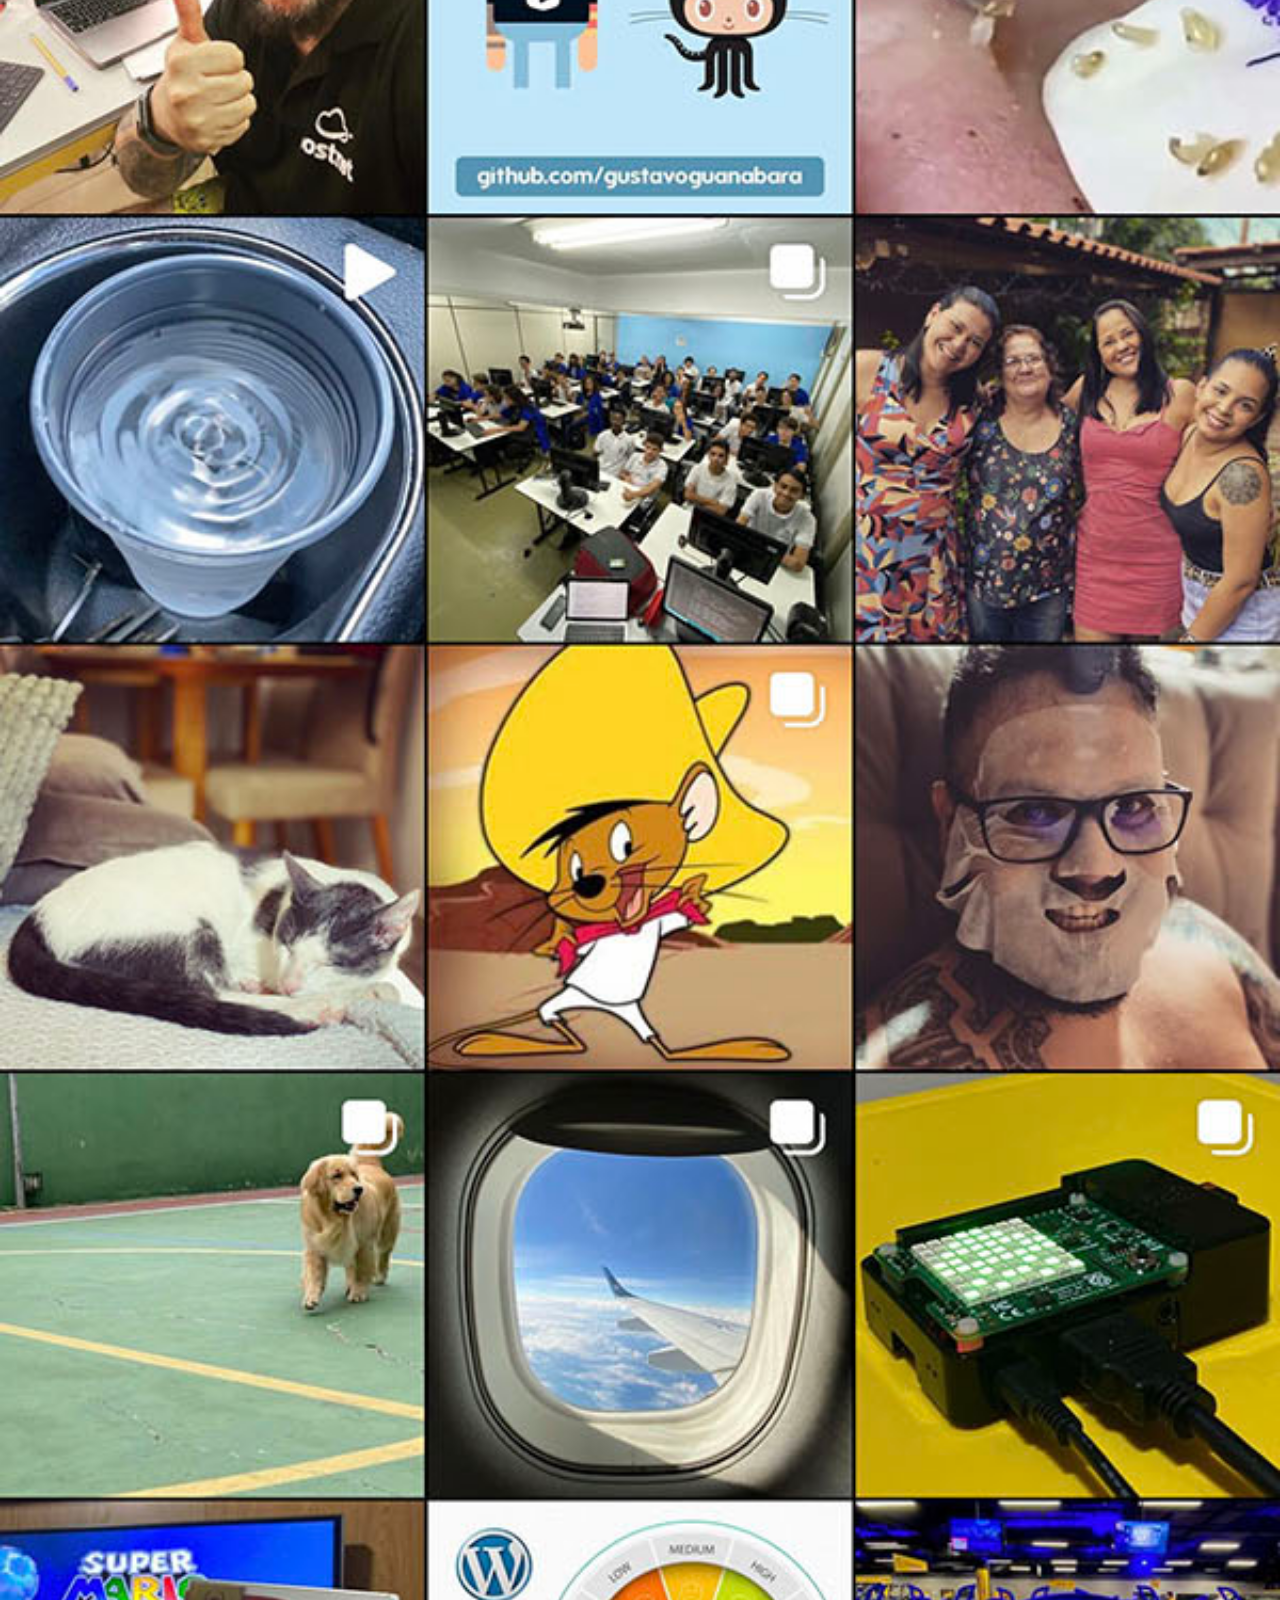
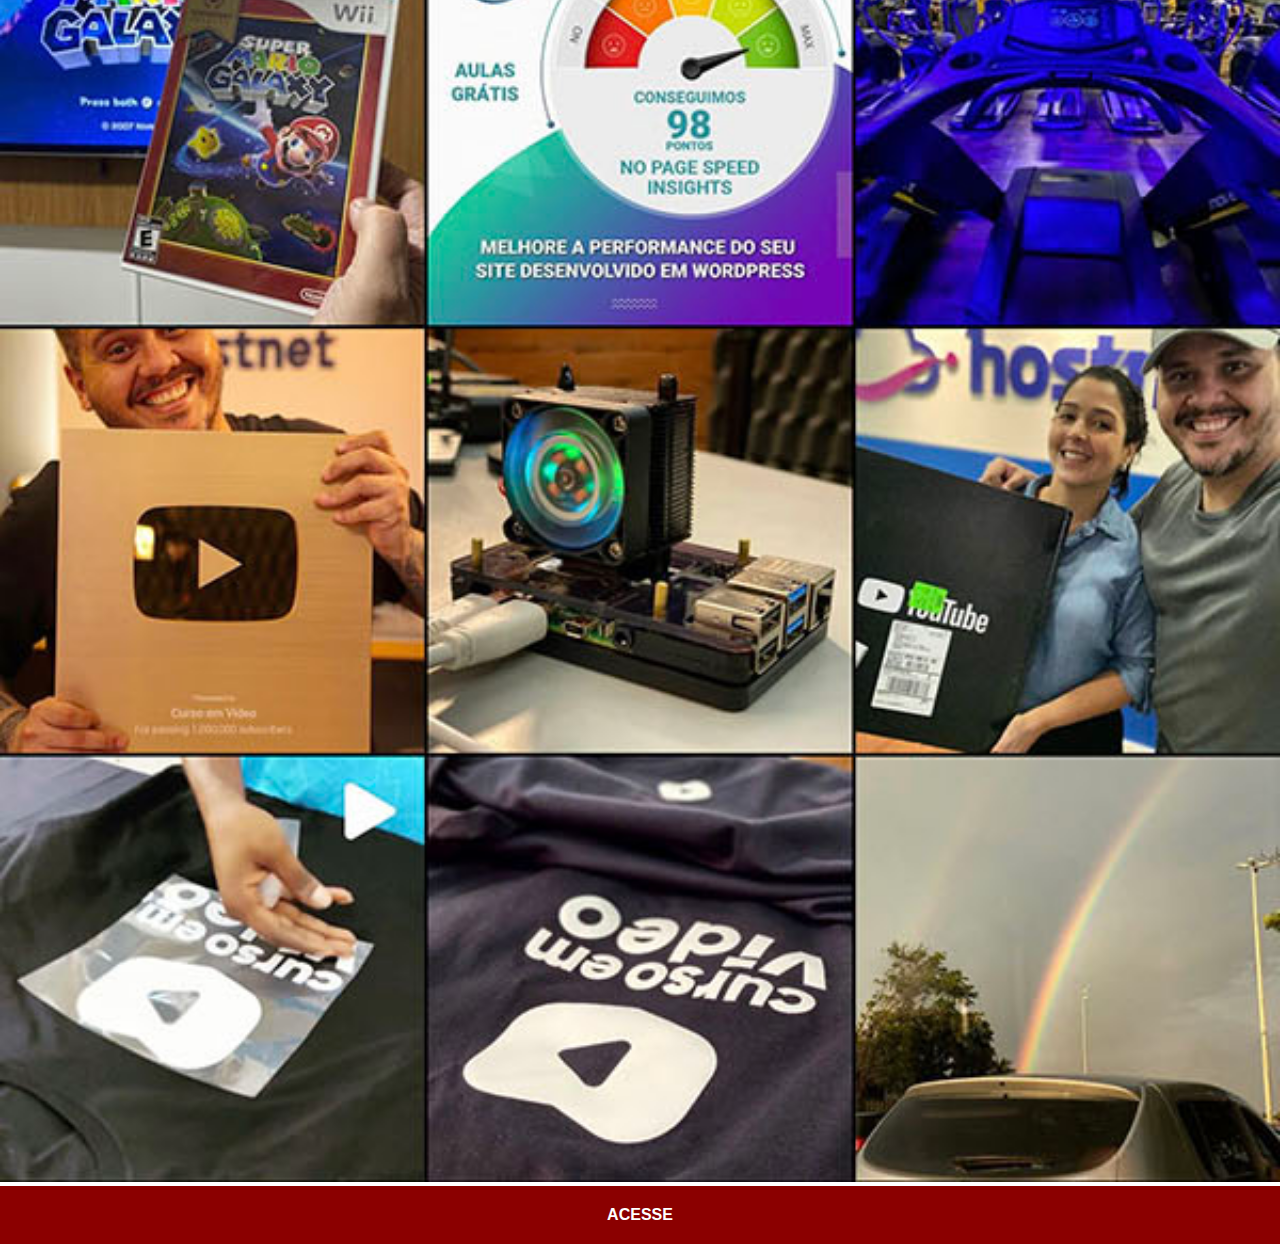
<file: instagram.html>
<!DOCTYPE html>
<html lang="pt-br">
<head>
    <meta charset="UTF-8">
    <meta name="viewport" content="width=device-width, initial-scale=1.0">
    <title>Instagram</title>
    <link rel="stylesheet" href="estilos/social.css">
</head>
<body>
    <img src="imagens/tela-instagram.jpg" alt="Instagram">
    <a href="https://www.instagram.com/gustavoguanabara/" target="_blank">ACESSE</a>
</body>
</html>
</file>
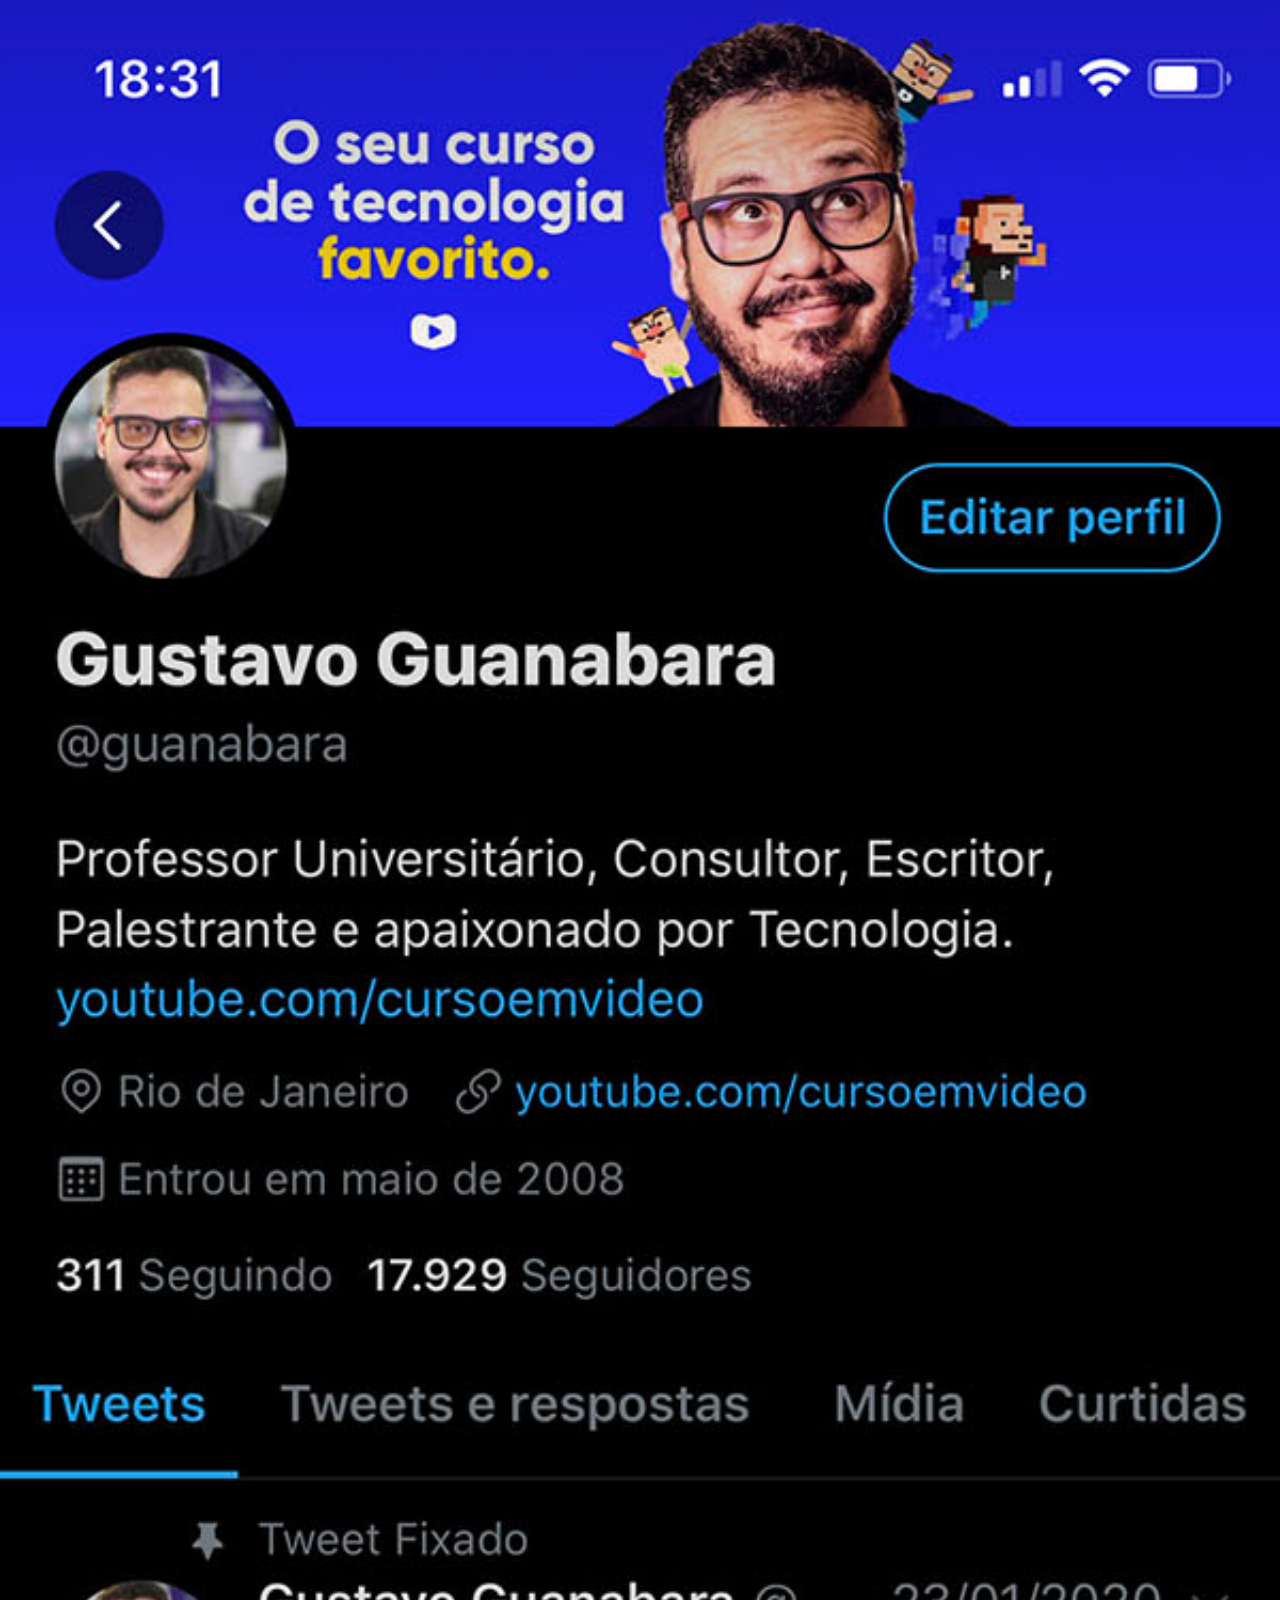
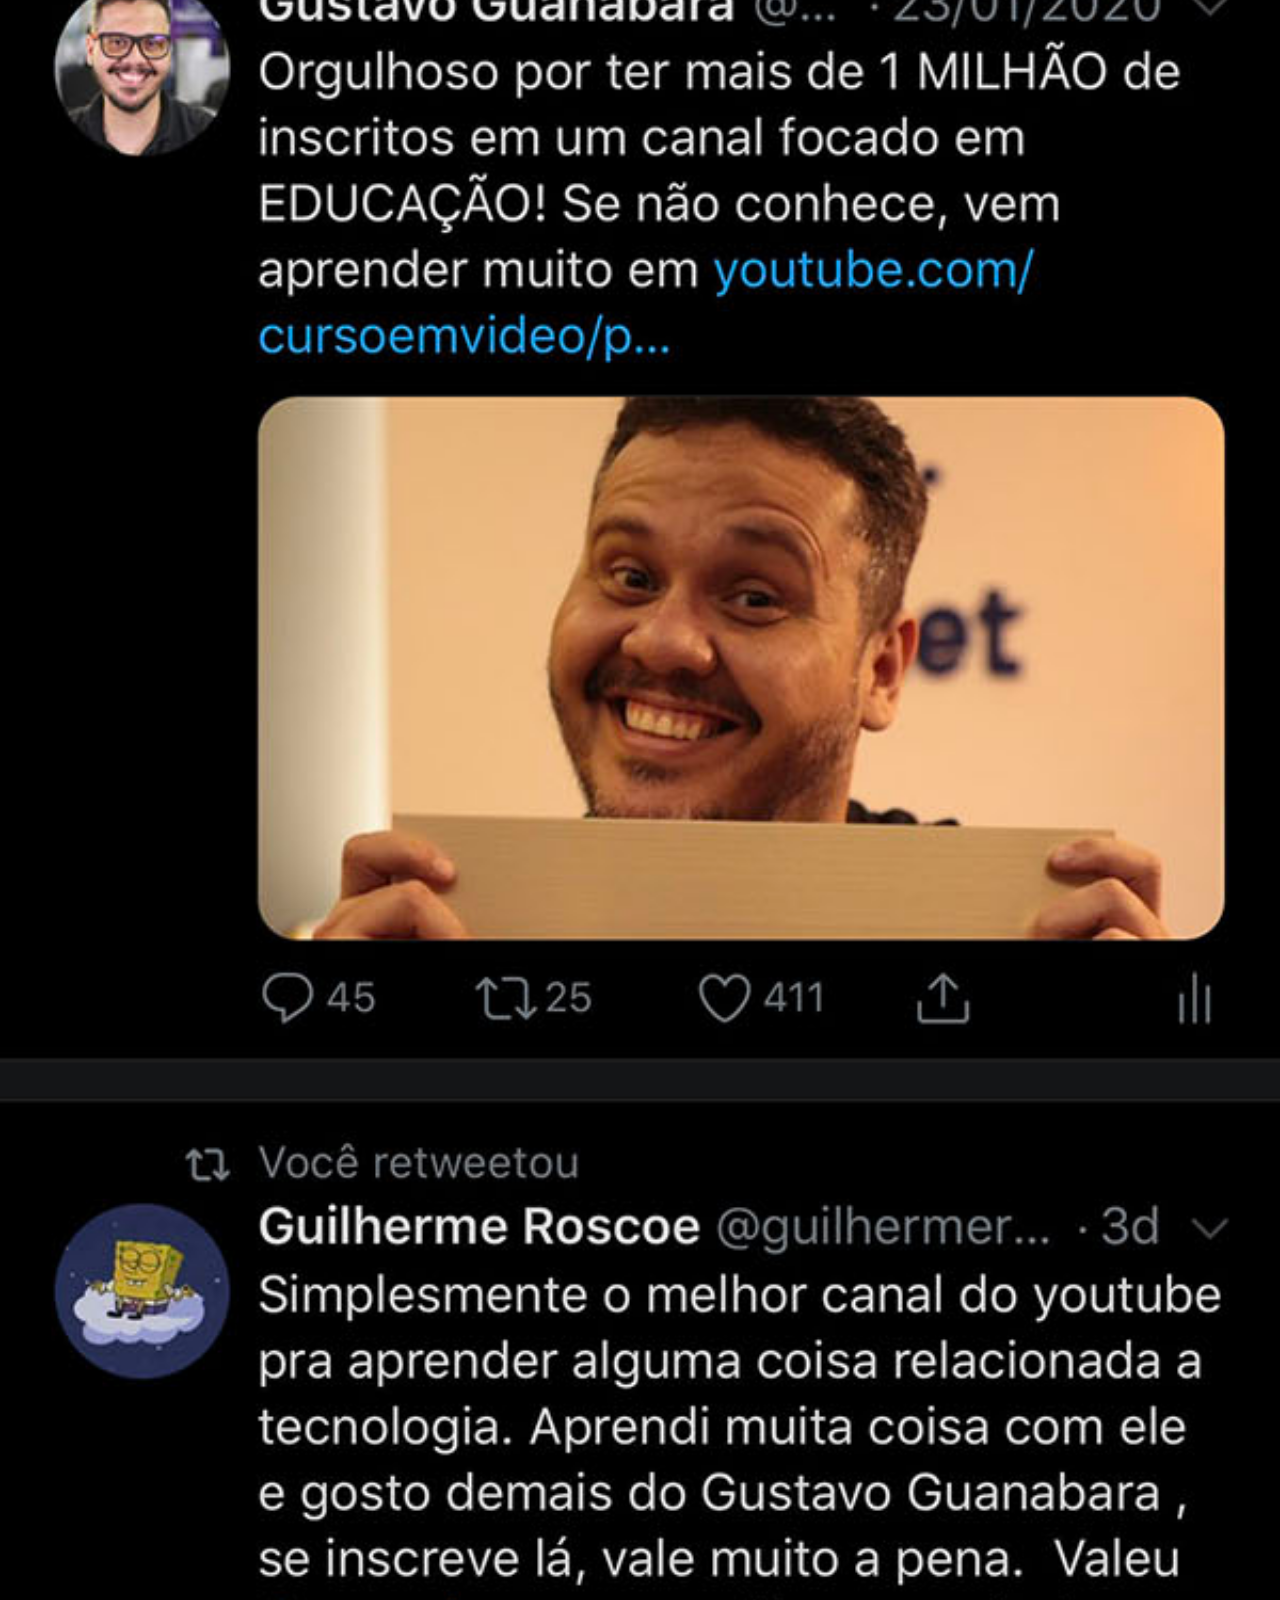
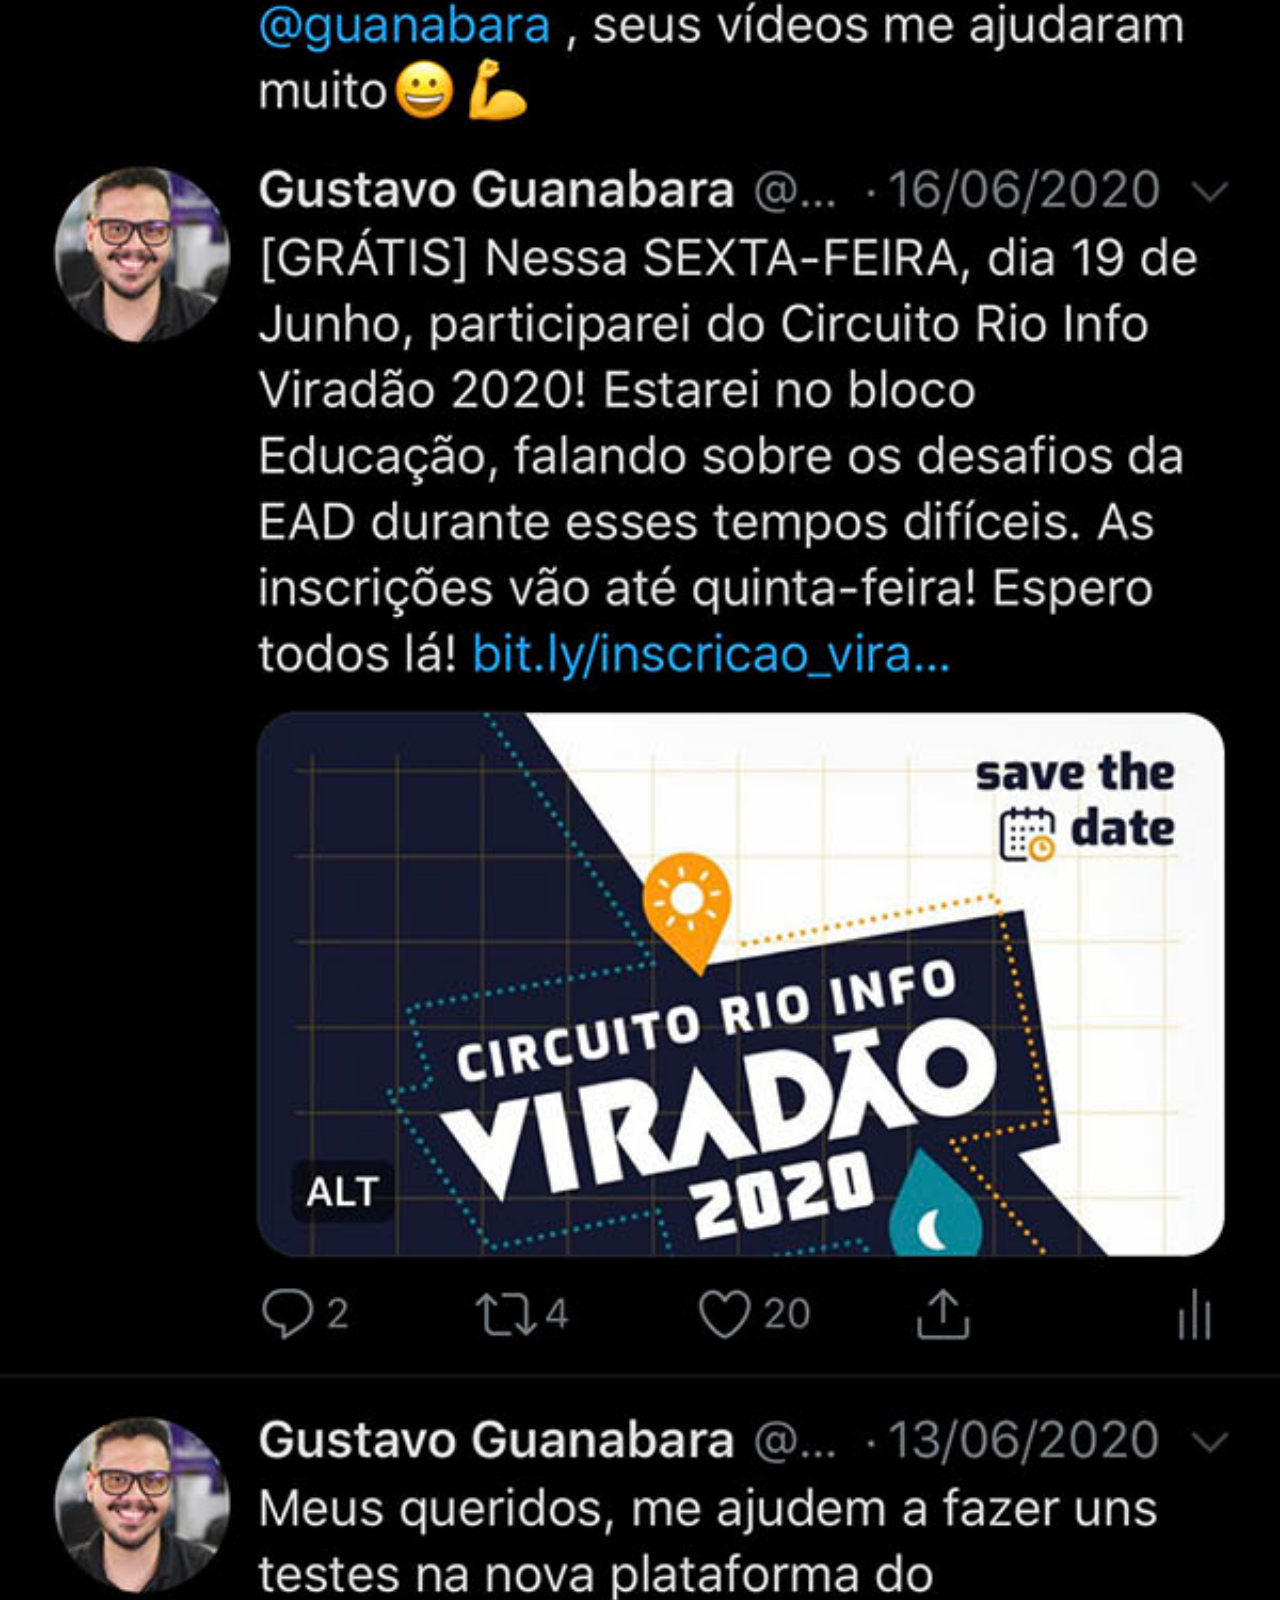
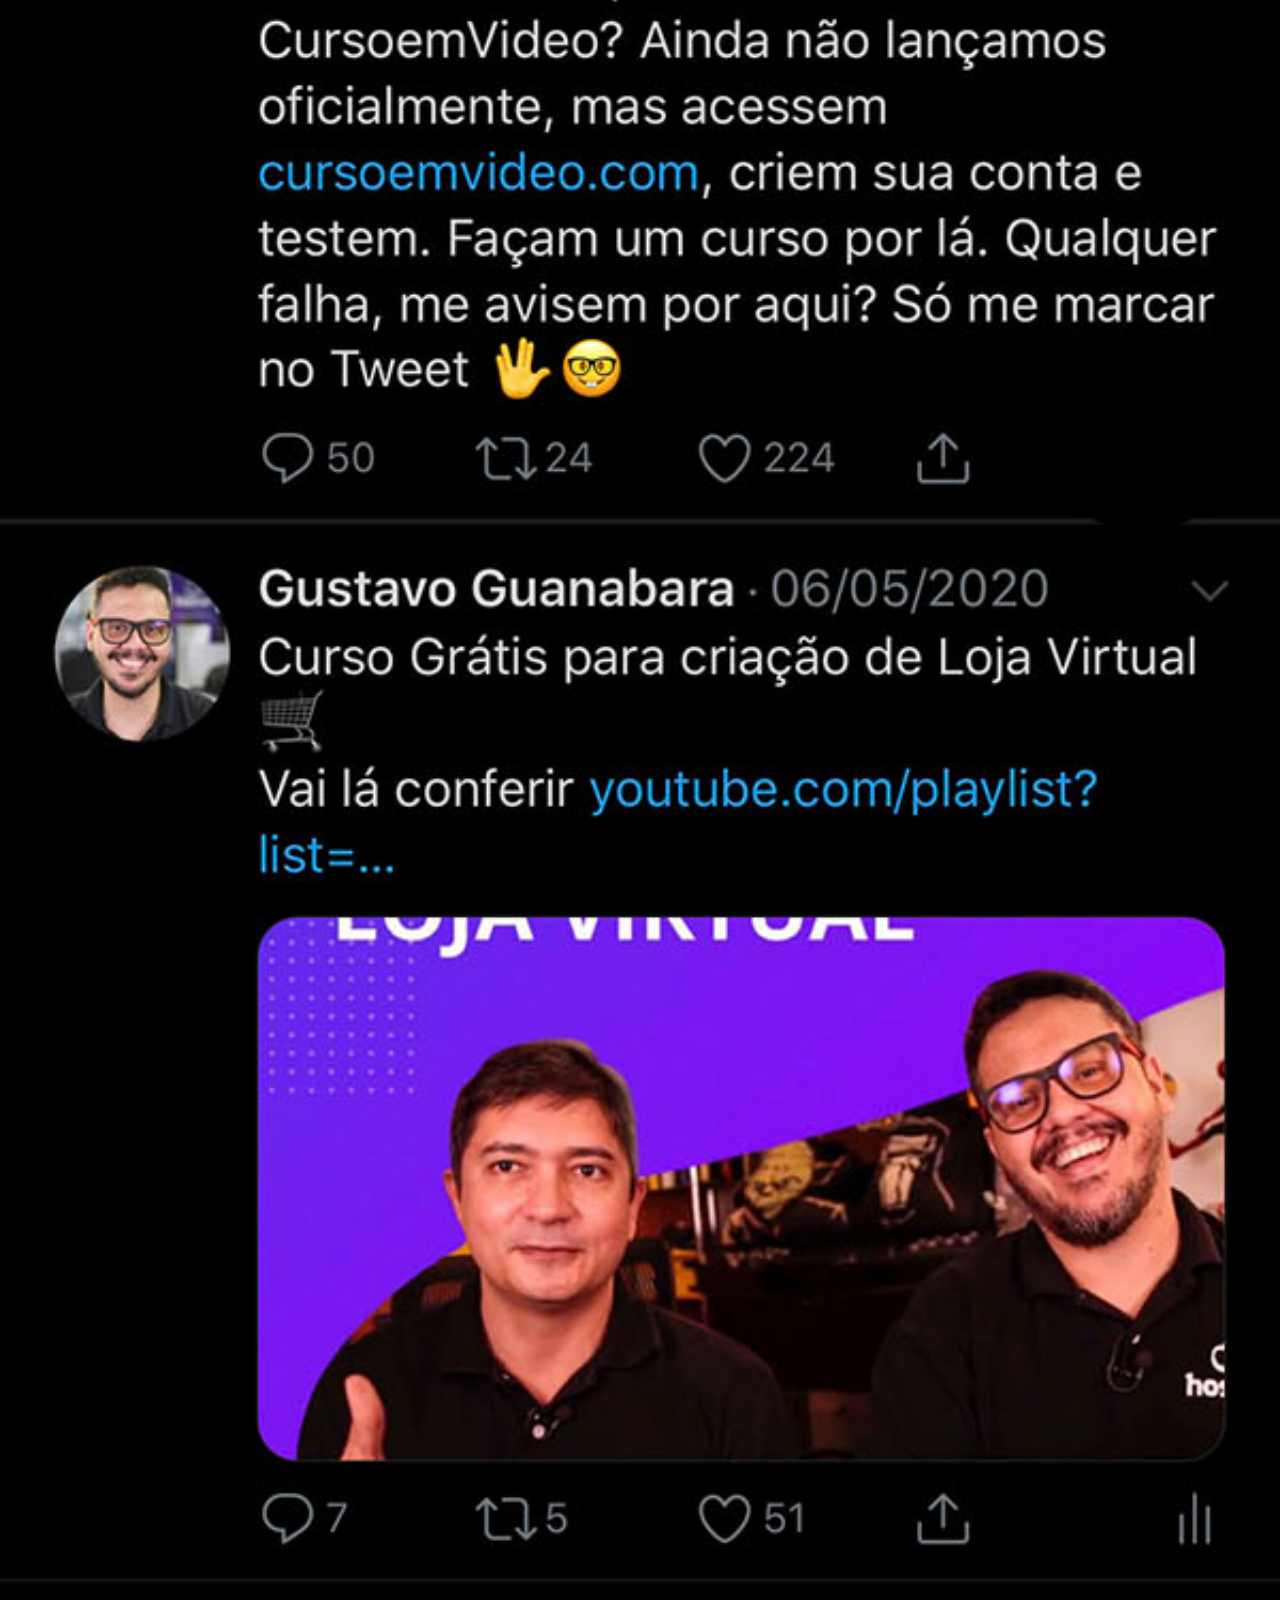
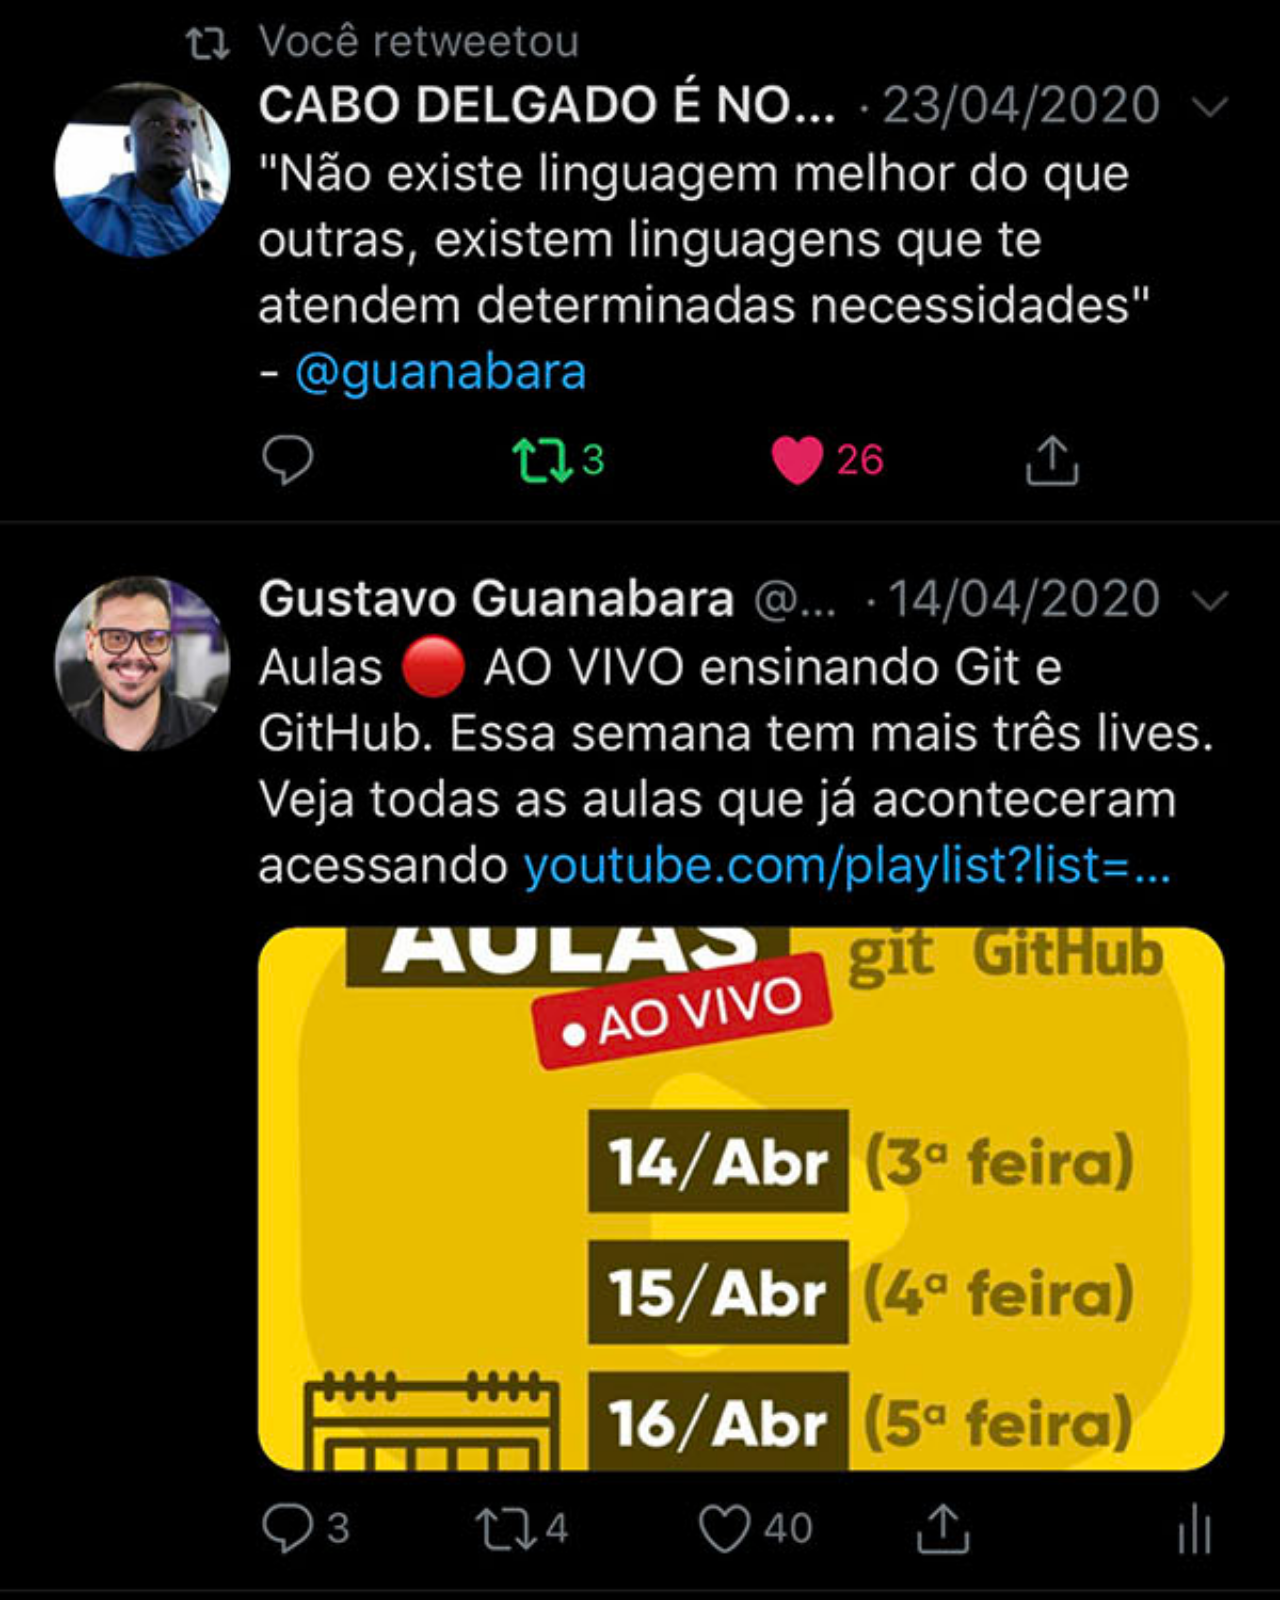
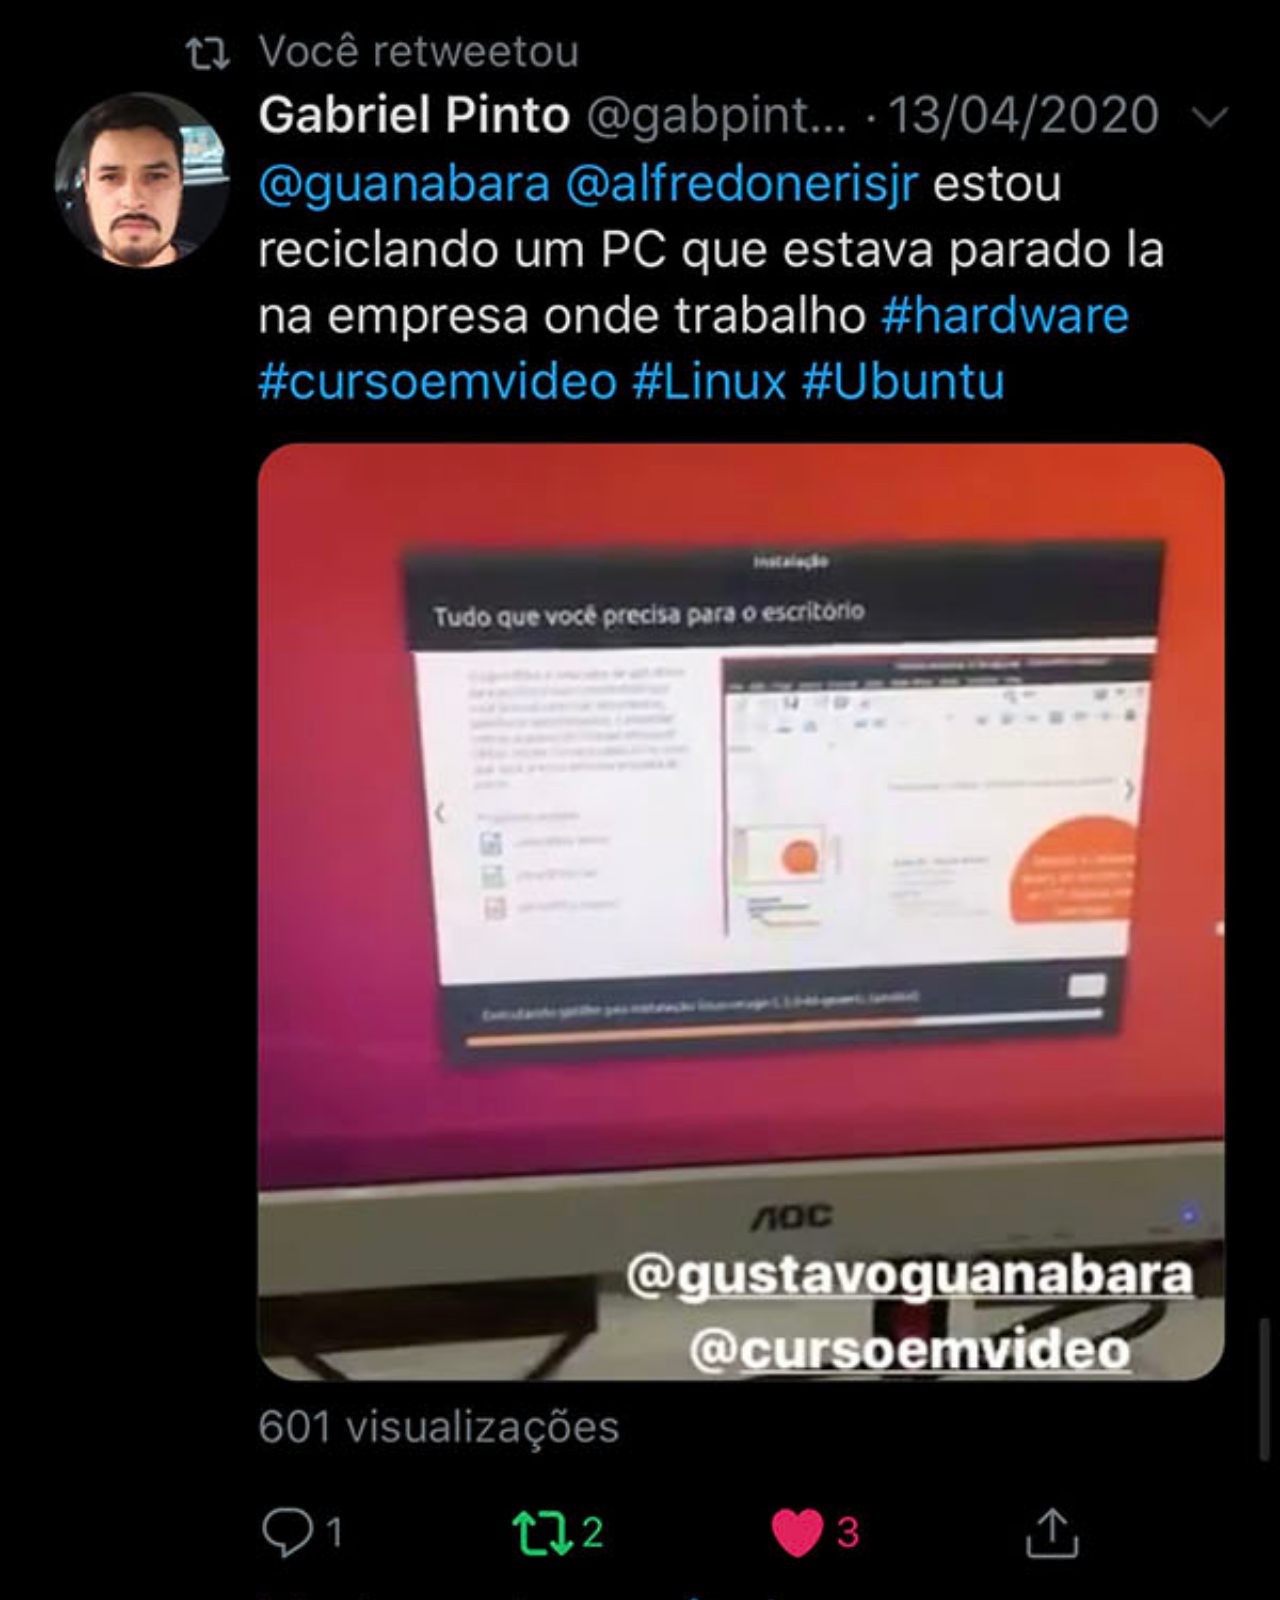
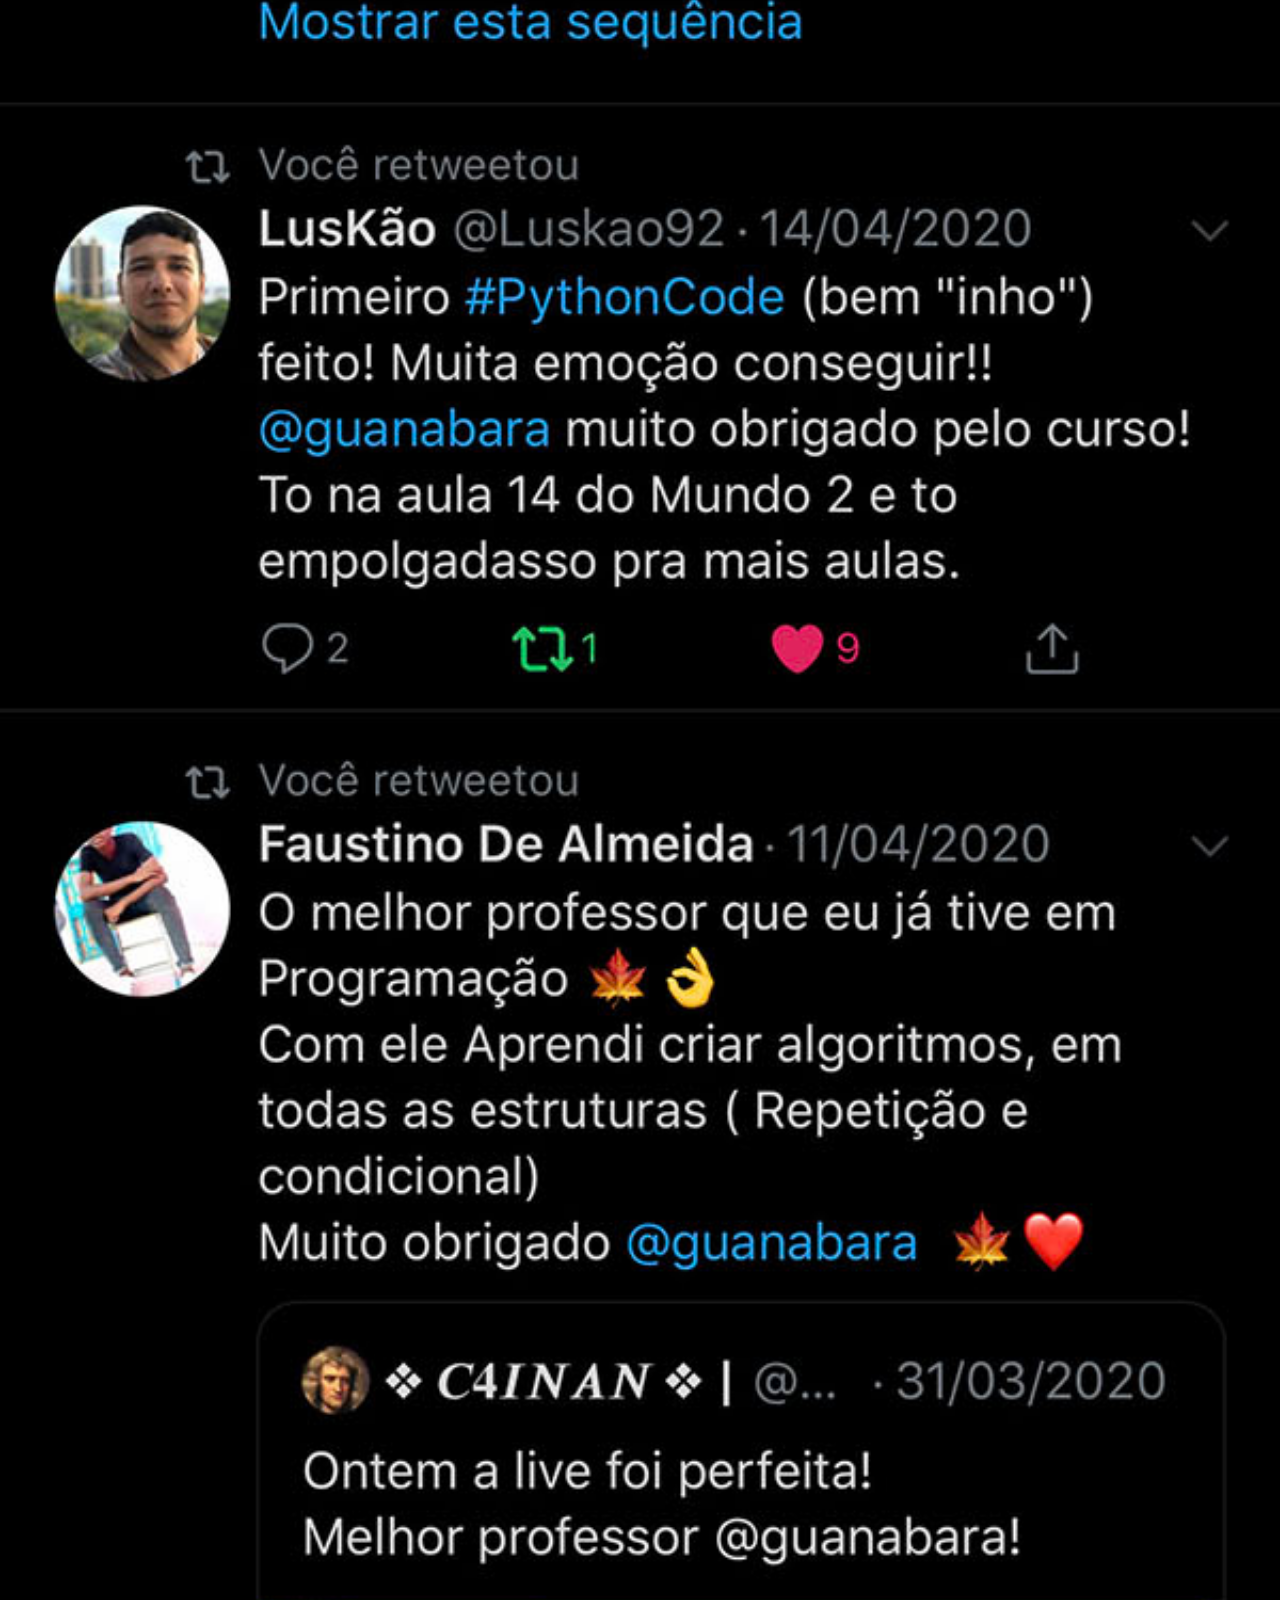
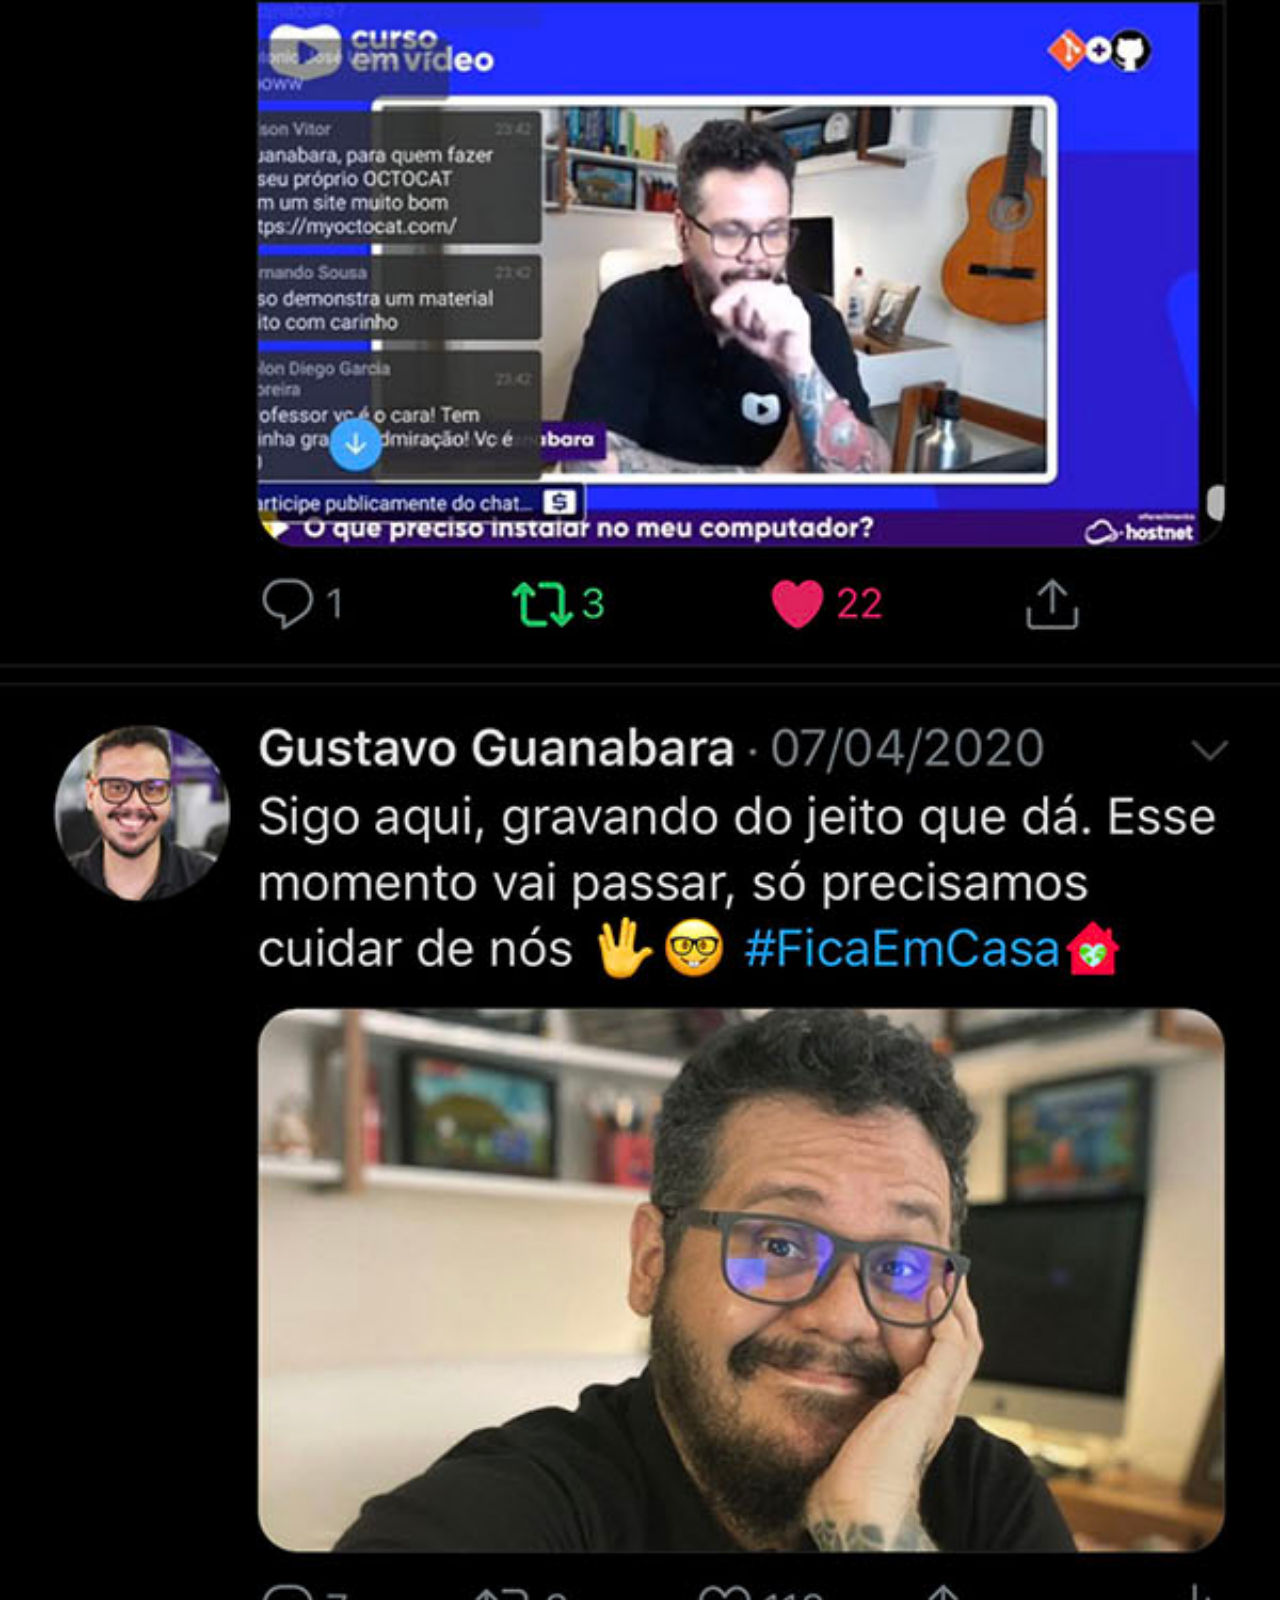
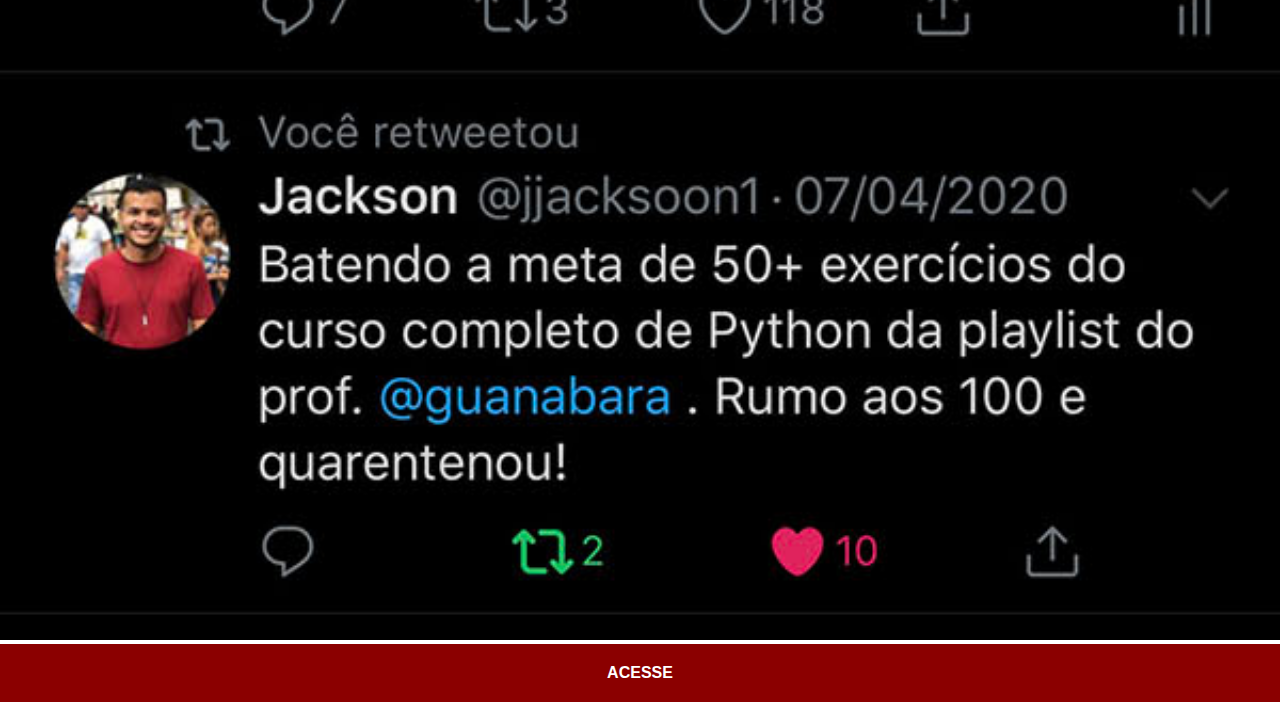
<file: twitter.html>
<!DOCTYPE html>
<html lang="pt-br">
<head>
    <meta charset="UTF-8">
    <meta name="viewport" content="width=device-width, initial-scale=1.0">
    <title>Twitter</title>
    <link rel="stylesheet" href="estilos/social.css">
</head>
<body>
    <img src="imagens/tela-twitter.jpg" alt="=Twitter">
    <a href="https://x.com/guanabara" target="_blank">ACESSE</a>
</body>
</html>
</file>
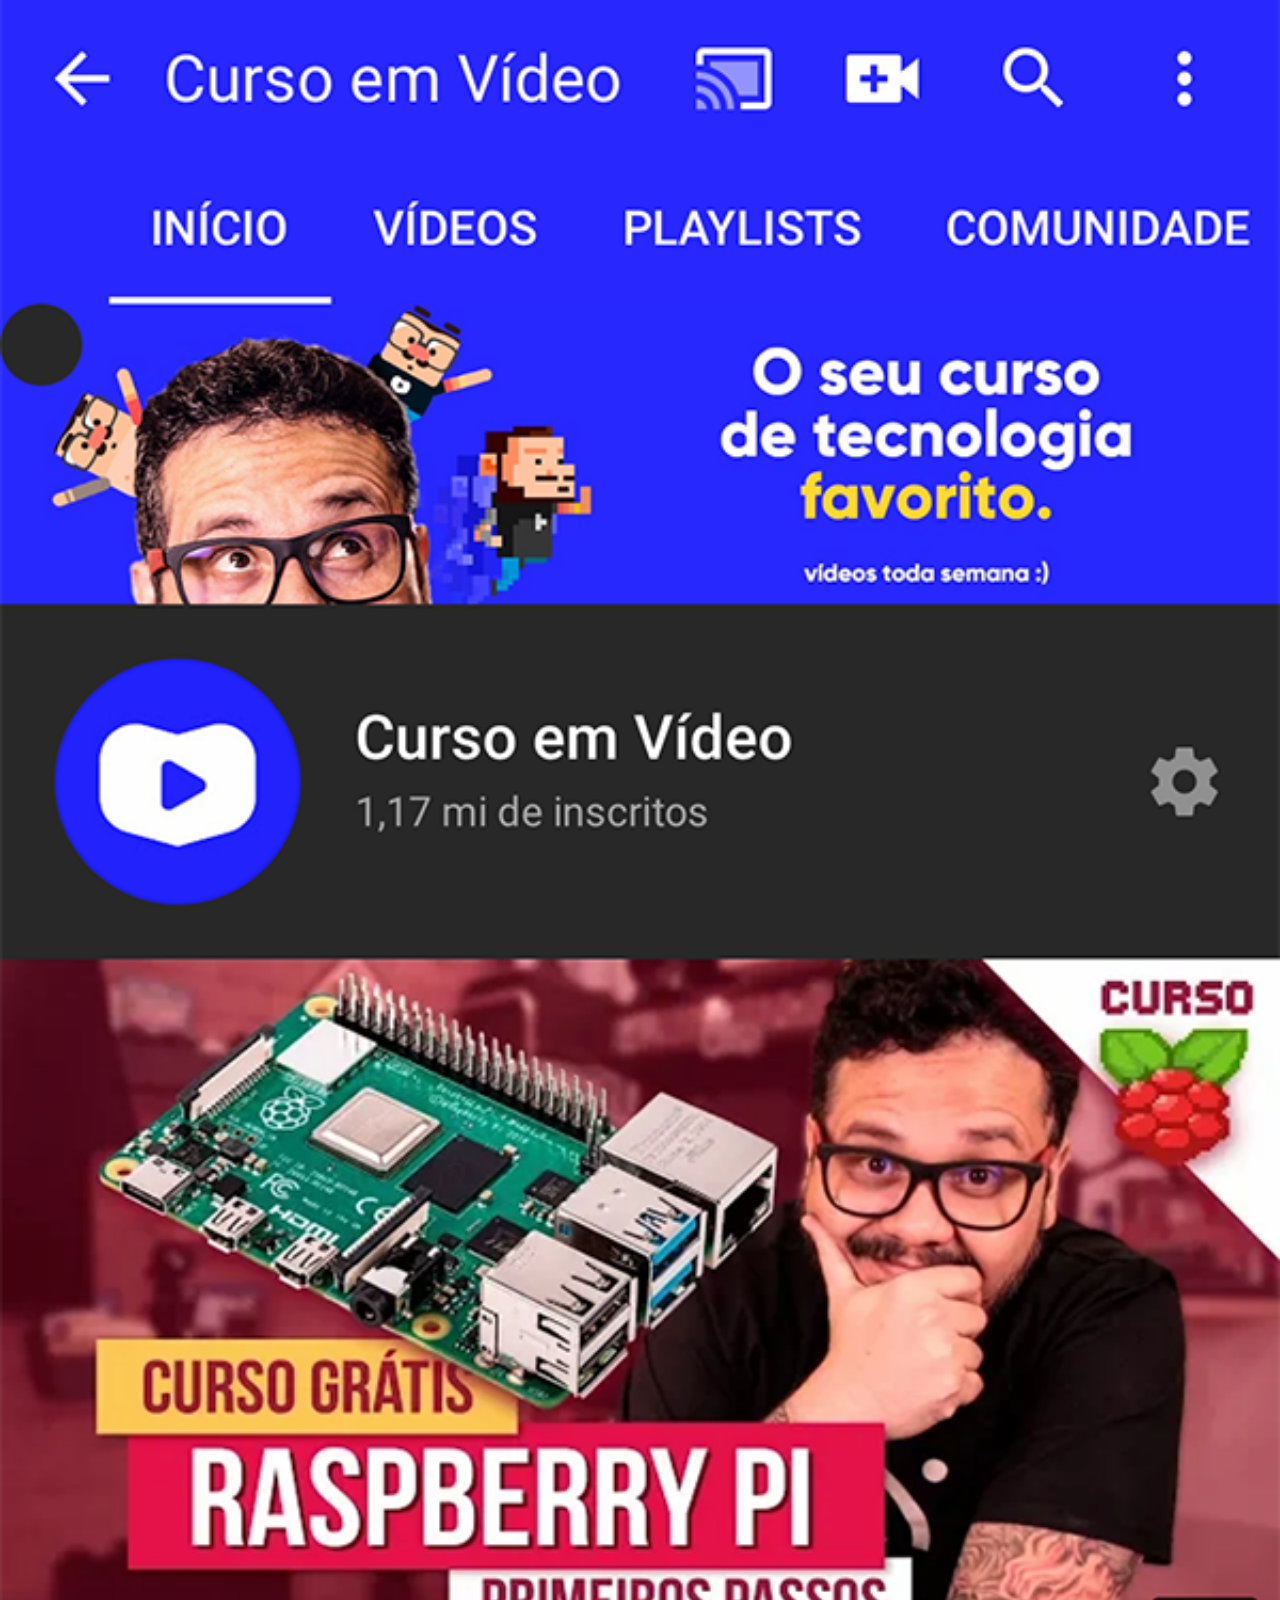
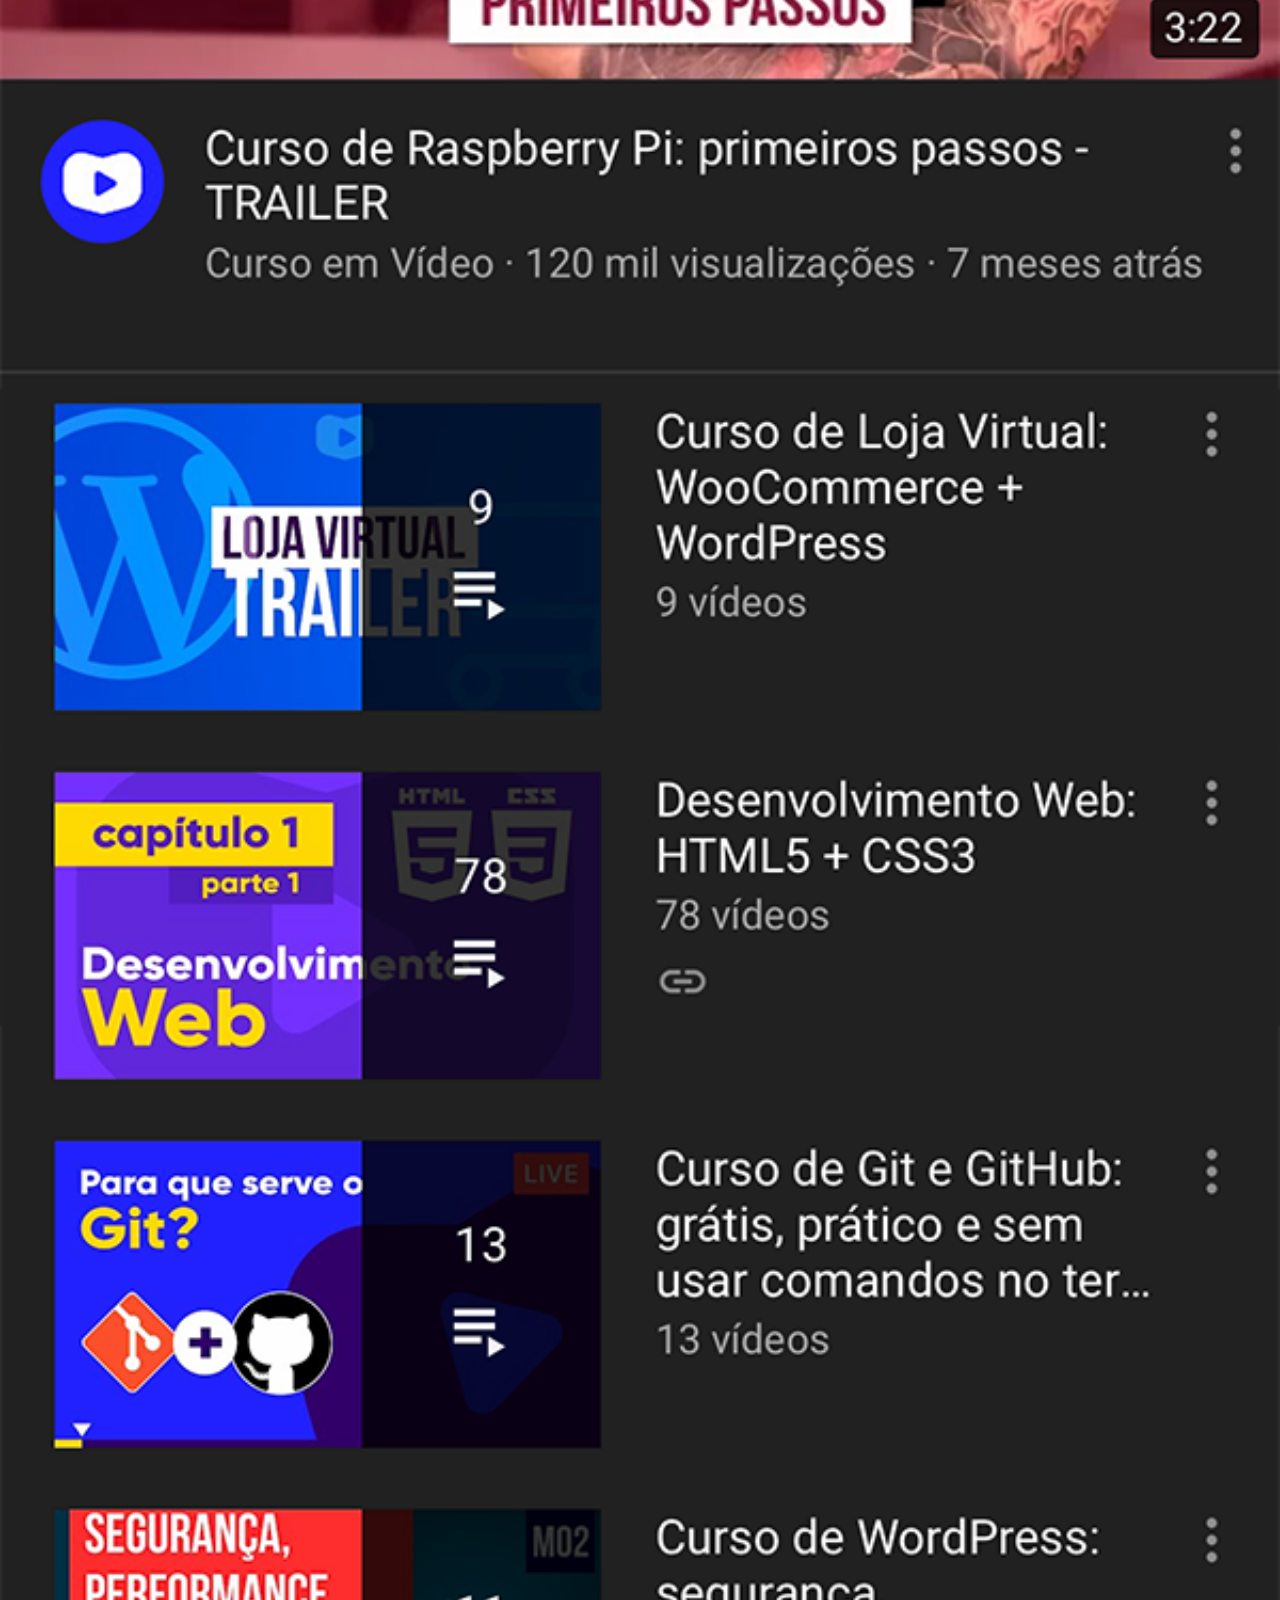
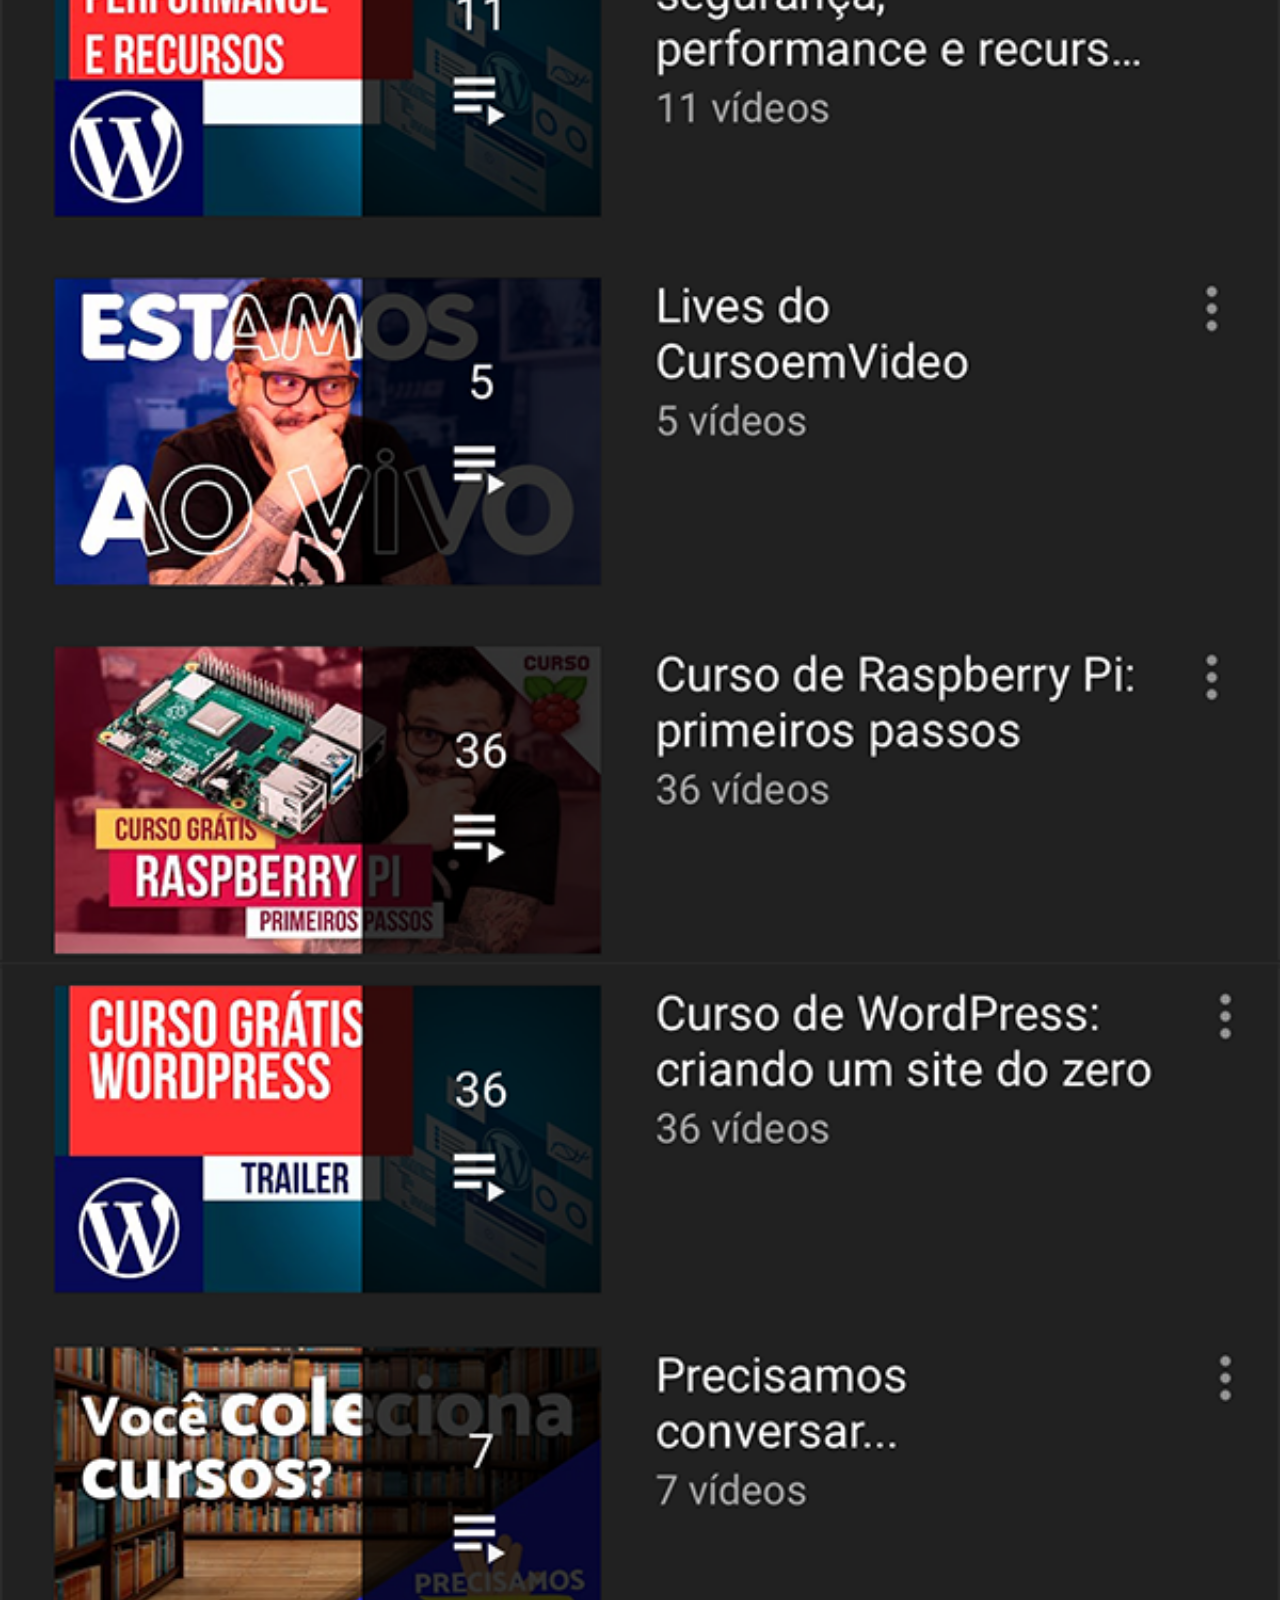
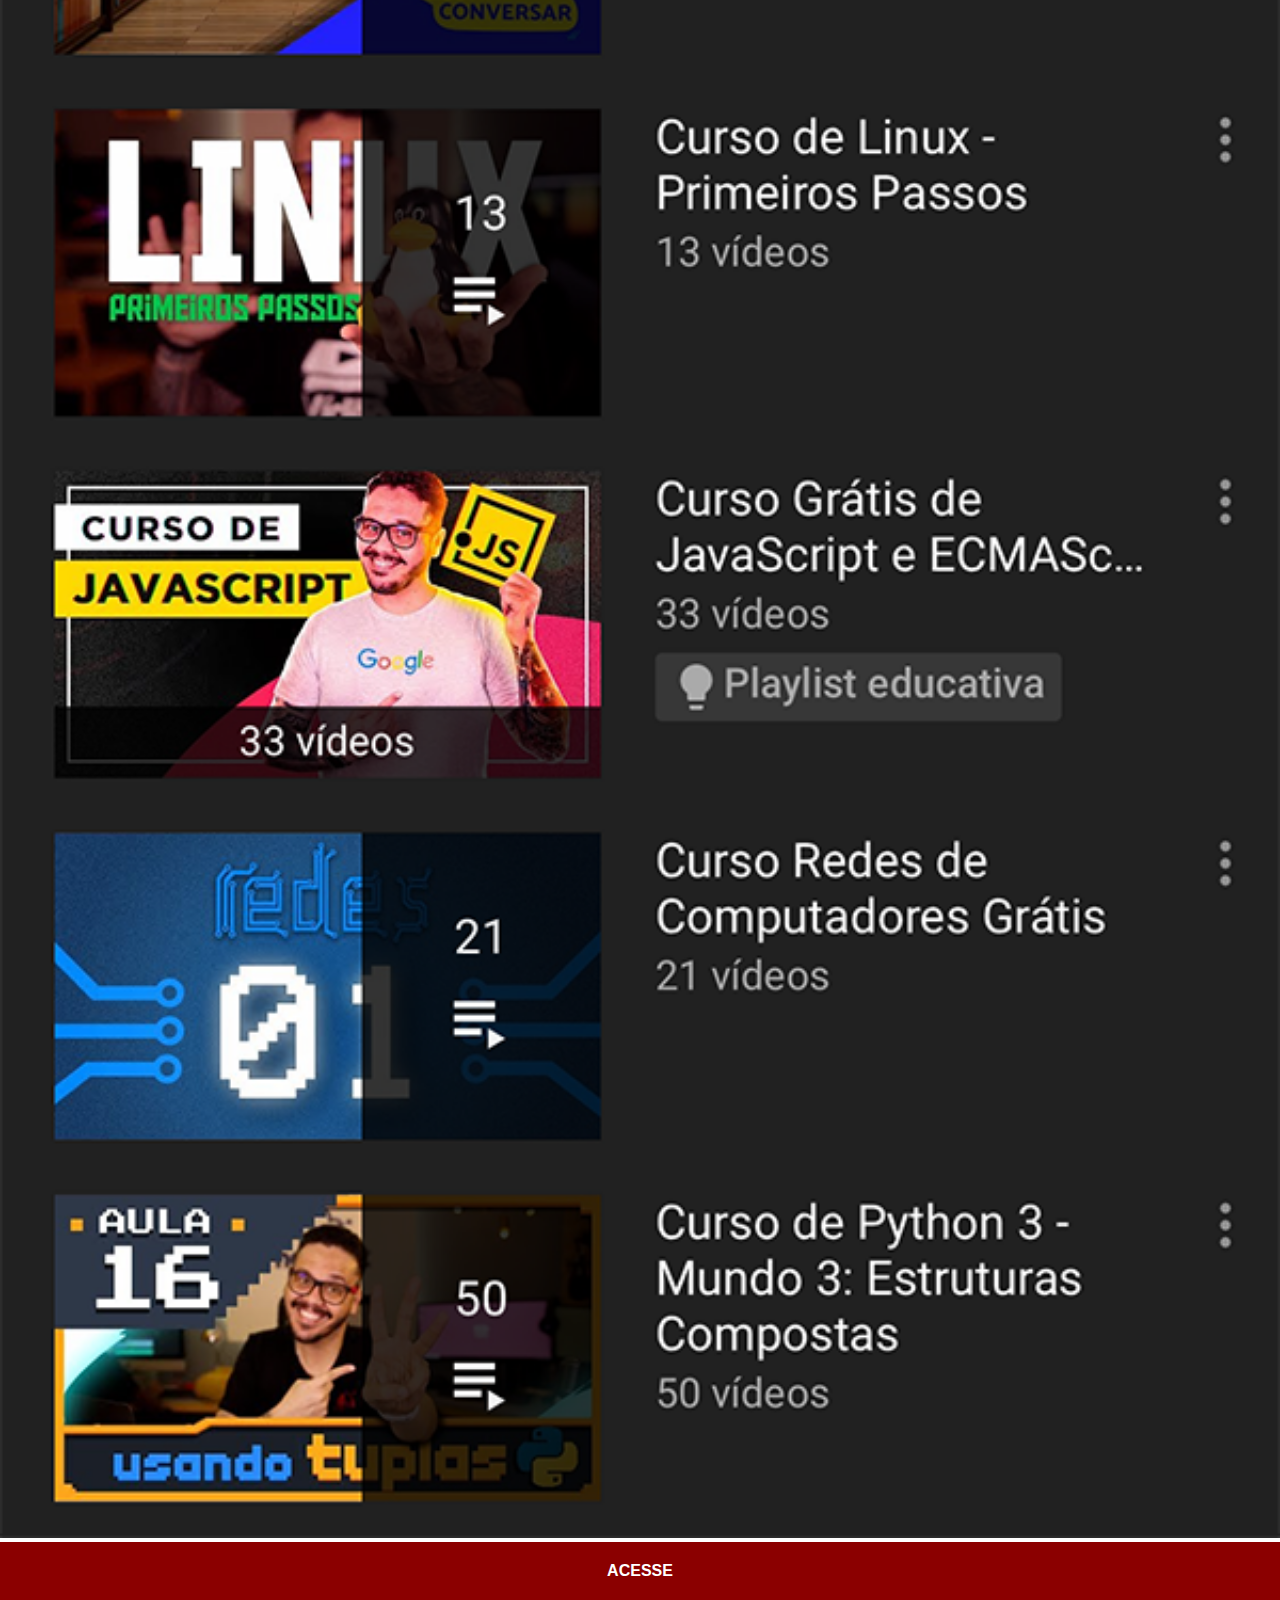
<file: youtube.html>
<!DOCTYPE html>
<html lang="pt-br">
<head>
    <meta charset="UTF-8">
    <meta name="viewport" content="width=device-width, initial-scale=1.0">
    <title>YouTube</title>
    <link rel="stylesheet" href="estilos/social.css">
</head>
<body>
    <img src="imagens/tela-youtube.png" alt="Youtube">
    <a href="https://www.youtube.com/@cursoemvideo" target="_blank">ACESSE</a>
</body>
</html>
</file>
<file: estilos/style.css>
@charset "UTF-8";

*{
    margin: 0;
    padding: 0;
    font-family: Arial, Helvetica, sans-serif;
}

html, body{
    height: 100vh;
    width: 100vw;
    background-color: black;
}

body{
    background: url(../imagens/fundo-madeira.jpg) no-repeat top center;
    background-size: cover;
    background-attachment: fixed;
}

main{
    position: relative;
    height: 100vh;
    
}

section#telefone{
    position: absolute;
    top: 50%;
    left: 50%;
    transform: translate(-50%, -50%);
    width: 311px;
    height: 627px;
    background: url('../imagens/frame-iphone.png') no-repeat;
    
}

iframe#tela{
    position: relative;
    top: 80px;
    left: 22px;
   width: 269px;
   height: 471px;
}
</file>
<file: estilos/social.css>
*{
            margin: 0px;
            padding: 0px;
            font-family: Arial, Helvetica, sans-serif;
        }

        ::-webkit-scrollbar{
            width: 0px;
            height: 0px;
        }
img{
  width: 100vw;
}

a{
display: block;
background-color: darkred;
color: white;
padding: 20px;
text-align: center;
font-weight: bolder;
text-decoration: none;
}

a:hover{
    background-color: red;
}
</file>
